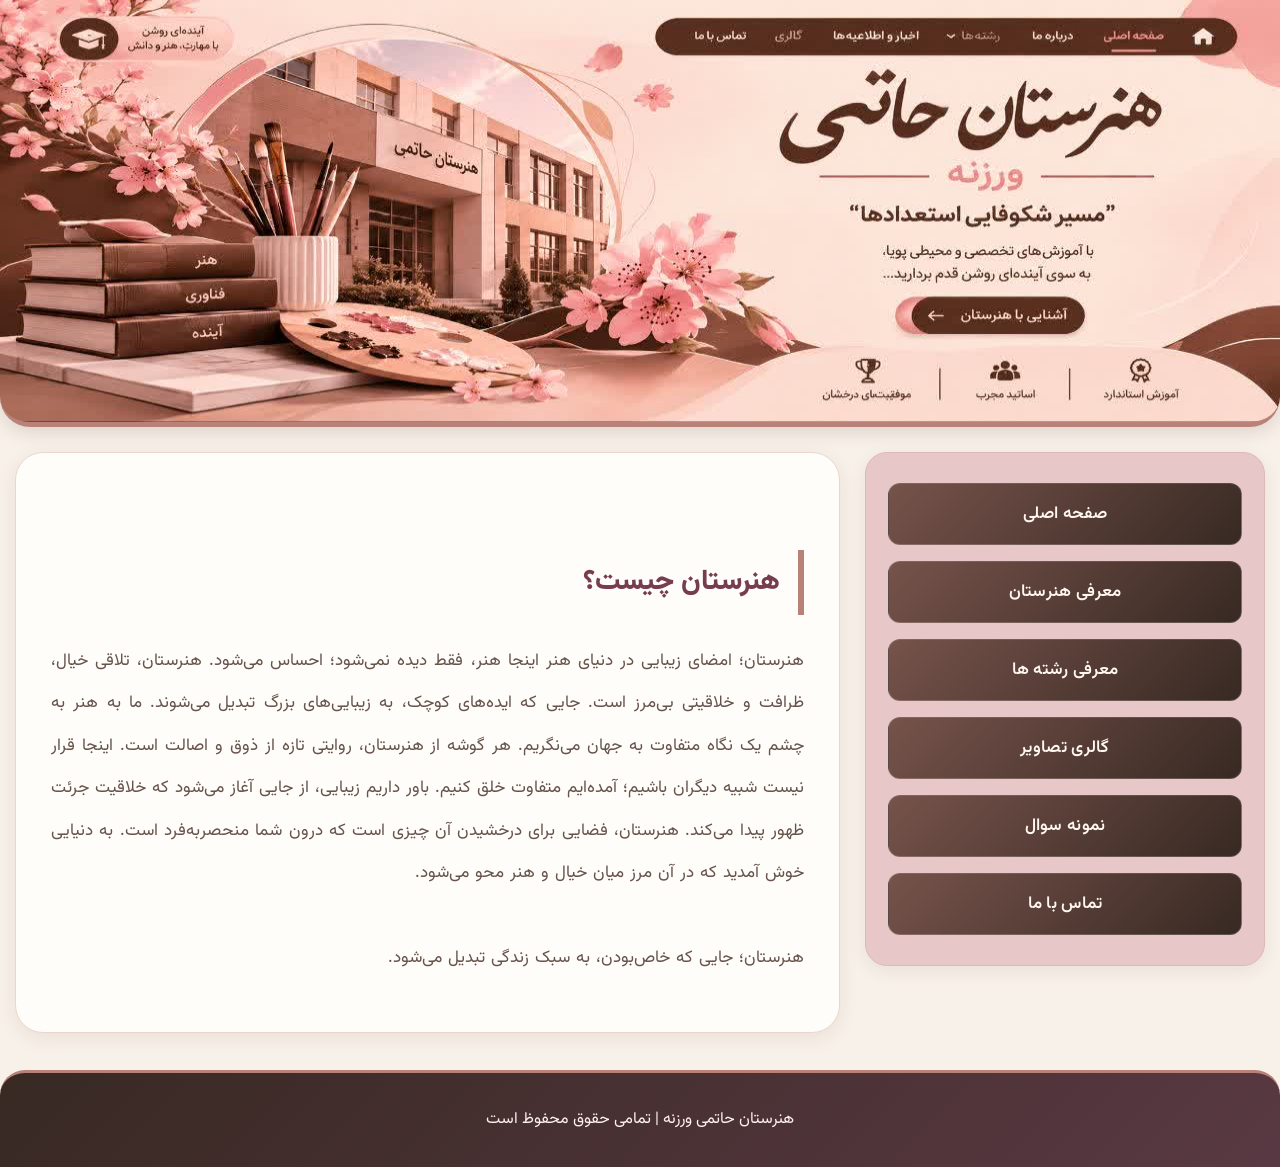
<file: index.html>
<!doctype html>
<html>
<head>
	<link rel="preconnect" href="https://fonts.googleapis.com">
<link rel="preconnect" href="https://fonts.gstatic.com" crossorigin>
<link href="https://fonts.googleapis.com/css2?family=Vazirmatn:wght@400;500;600;700;800&display=swap" rel="stylesheet">
<meta charset="utf-8">
	    <meta name="viewport" content="width=device-width, initial-scale=1.0">

<title>صفحه اصلی</title>
	<link rel="stylesheet" href="style8.css">
<style>

/* اصلاح نهایی چیدمان: منو راست، محتوا چپ، حتی در موبایل */
html, body {
    width: 100% !important;
    max-width: 100% !important;
    margin: 0 !important;
    overflow-x: hidden !important;
}
body {
    min-height: 100vh !important;
    display: flex !important;
    flex-direction: column !important;
}
.main {
    direction: rtl !important;
    display: flex !important;
    flex-direction: row !important;
    flex-wrap: nowrap !important;
    align-items: flex-start !important;
    justify-content: space-between !important;
    gap: 2% !important;
    width: 100% !important;
    max-width: 100% !important;
    min-width: 0 !important;
    height: auto !important;
    flex: 0 0 auto !important;
    padding: 15px !important;
}
.main > .menu {
    order: 0 !important;
    float: none !important;
    position: static !important;
    flex: 0 0 32% !important;
    width: 32% !important;
    min-width: 0 !important;
    max-width: 32% !important;
    height: auto !important;
    margin: 10px 0 !important;
}
.main > .content {
    order: 1 !important;
    float: none !important;
    position: static !important;
    flex: 1 1 66% !important;
    width: 66% !important;
    min-width: 0 !important;
    max-width: 66% !important;
    height: auto !important;
    margin: 10px 0 !important;
    overflow-wrap: anywhere !important;
}
.main > .menu ul {
    display: flex !important;
    flex-direction: column !important;
    flex-wrap: nowrap !important;
    width: 100% !important;
    padding: 0 !important;
    margin: 0 !important;
}
.main > .menu li {
    display: block !important;
    width: 100% !important;
    margin: 8px 0 !important;
}
.main > .menu a,
.main > .menu a:link,
.main > .menu a:visited {
    display: block !important;
    width: 100% !important;
    max-width: 100% !important;
    box-sizing: border-box !important;
    white-space: normal !important;
    overflow-wrap: anywhere !important;
    text-align: center !important;
}
.footer {
    position: static !important;
    inset: auto !important;
    float: none !important;
    width: 100% !important;
    flex: 0 0 auto !important;
    margin-top: 12px !important;
    clear: both !important;
}
@media screen and (max-width: 768px) {
    .main {
        flex-direction: row !important;
        flex-wrap: nowrap !important;
        align-items: flex-start !important;
        gap: 2% !important;
        padding: 8px !important;
    }
    .main > .menu {
        order: 0 !important;
        flex: 0 0 35% !important;
        width: 35% !important;
        max-width: 35% !important;
        padding: 9px 6px !important;
        margin: 5px 0 !important;
        min-height: 0 !important;
    }
    .main > .content {
        order: 1 !important;
        flex: 1 1 63% !important;
        width: 63% !important;
        max-width: 63% !important;
        padding: 12px 10px !important;
        margin: 5px 0 !important;
        min-height: 0 !important;
        font-size: 13px !important;
        line-height: 2 !important;
    }
    .main > .menu li { margin: 6px 0 !important; }
    .main > .menu a,
    .main > .menu a:link,
    .main > .menu a:visited {
        padding: 9px 4px !important;
        font-size: clamp(10px, 2.8vw, 13px) !important;
        line-height: 1.7 !important;
        border-radius: 9px !important;
    }
    .main > .content h1 { font-size: clamp(17px, 4.8vw, 22px) !important; }
    .main > .content h2 { font-size: clamp(17px, 4.6vw, 22px) !important; }
    .main > .content h3 { font-size: clamp(15px, 4vw, 19px) !important; }
    .main > .content p { font-size: clamp(11px, 3vw, 14px) !important; line-height: 2.1 !important; }
    .footer { font-size: 12px !important; padding: 14px 8px !important; min-height: 0 !important; }
}
@media screen and (max-width: 360px) {
    .main { padding: 6px !important; gap: 1.5% !important; }
    .main > .menu { flex-basis: 36% !important; width: 36% !important; max-width: 36% !important; padding: 7px 4px !important; }
    .main > .content { flex-basis: 62.5% !important; width: 62.5% !important; max-width: 62.5% !important; padding: 9px 7px !important; }
    .main > .menu a, .main > .menu a:link, .main > .menu a:visited { font-size: 10px !important; padding: 8px 3px !important; }
}
</style>
</head>

<body>
	<div class="header"></div>
	
	<div class="main">
		<div class="content">
			<br>
			<h2>هنرستان چیست؟</h2>
			<p>
				هنرستان؛ امضای زیبایی در دنیای هنر

اینجا هنر، فقط دیده نمی‌شود؛ احساس می‌شود.
هنرستان، تلاقی خیال، ظرافت و خلاقیتی بی‌مرز است.
جایی که ایده‌های کوچک، به زیبایی‌های بزرگ تبدیل می‌شوند.
ما به هنر به چشم یک نگاه متفاوت به جهان می‌نگریم.
هر گوشه از هنرستان، روایتی تازه از ذوق و اصالت است.
اینجا قرار نیست شبیه دیگران باشیم؛ آمده‌ایم متفاوت خلق کنیم.
باور داریم زیبایی، از جایی آغاز می‌شود که خلاقیت جرئت ظهور پیدا می‌کند.
هنرستان، فضایی برای درخشیدن آن چیزی است که درون شما منحصربه‌فرد است.
به دنیایی خوش آمدید که در آن مرز میان خیال و هنر محو می‌شود.<br><br>

هنرستان؛ جایی که خاص‌بودن، به سبک زندگی تبدیل می‌شود.

		

	</p>
		</div>
		<div class="menu">
			<ul>
				<li> <a href="index.html">صفحه اصلی</a></li>
				<li> <a href="moarefi.html">معرفی هنرستان</a></li>
				<li> <a href="reshteh.html">معرفی رشته ها</a></li>
				<li><a href="galeri.html">گالری تصاویر</a></li>
				<li><a href="Sample Questions.html">نمونه سوال</a></li>
				<li><a href="about.html">تماس با ما</a></li>
			</ul>
		</div>
	</div>
	<div class="footer">
		<p> هنرستان حاتمی ورزنه | تمامی حقوق محفوظ است</p>
		


	</div>
	 
</body>
</html>
</file>
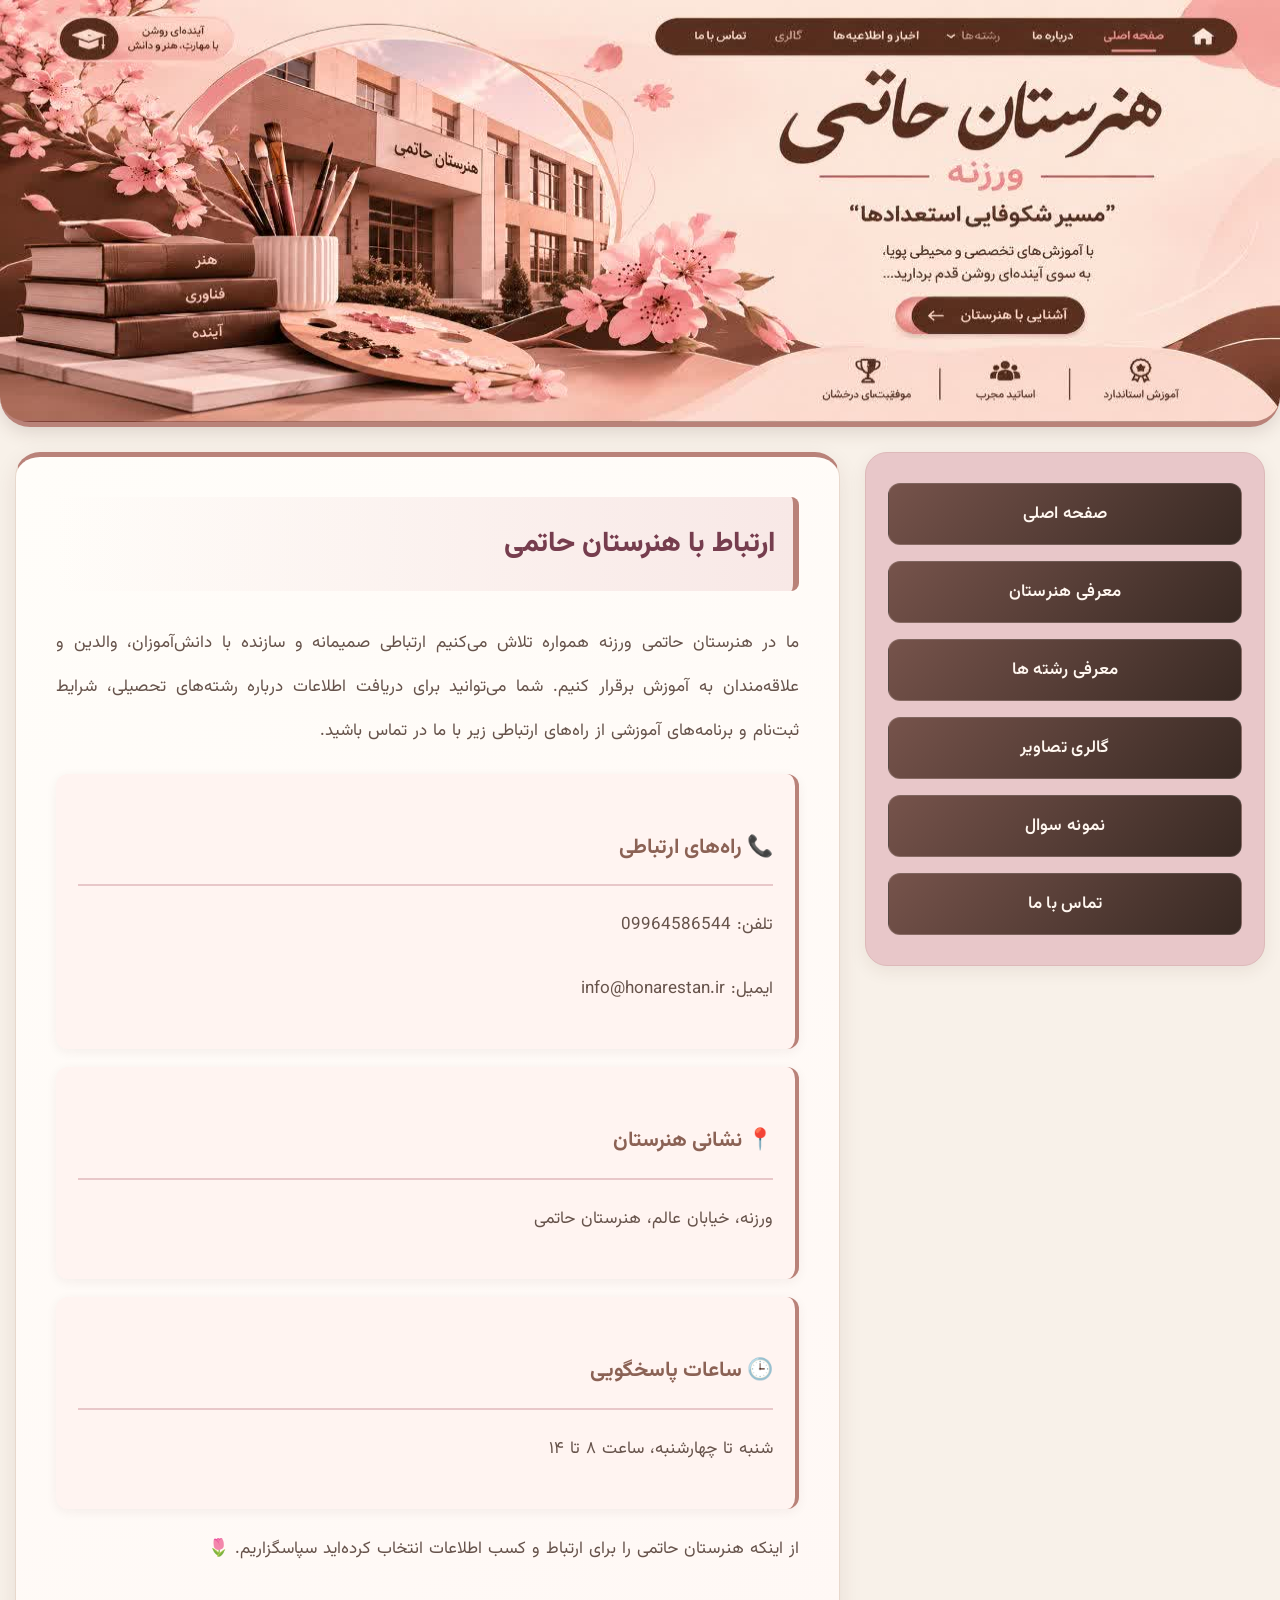
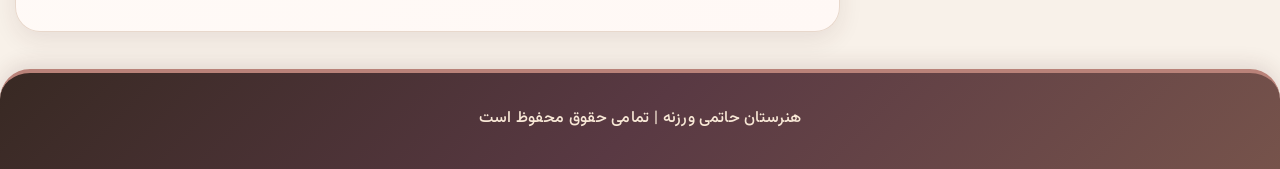
<file: about.html>
<!doctype html>
<html>
<head>
	<link rel="preconnect" href="https://fonts.googleapis.com">	
	<link rel="preconnect" href="https://fonts.gstatic.com" crossorigin>
	<link href="https://fonts.googleapis.com/css2?family=Vazirmatn:wght@400;500;600;700;800&display=swap" rel="stylesheet">


<meta charset="utf-8">
	    <meta name="viewport" content="width=device-width, initial-scale=1.0">

<title>تماس با ما</title>
	<style>
		
@charset "utf-8";
* {
    box-sizing: border-box;
}

body {
    font-family: 'Vazirmatn', Tahoma, sans-serif;
    direction: rtl;
    min-height: 100vh;
    display: flex;
    flex-direction: column;
    margin: 0;
    padding: 0;
    width: 100%;
    background-color: #F8F1E9;
    color: #382923;
}

.header {
    width: 100%;
    height: clamp(250px, 35vw, 550px);
    background-image: url("banner.jfif");
    background-size: cover;
    background-repeat: no-repeat;
    background-position: center;
    border-radius: 0 0 30px 30px;
    border-bottom: 5px solid #B98279;
    box-shadow: 0 5px 18px rgba(64, 37, 31, 0.15);
}
.main {
    direction: rtl;
    width: 100%;
    display: flex;
    align-items: flex-start;
    gap: 1%;
    padding: 20px;
    flex: 1;
    flex-direction: row-reverse;
    max-width: 1600px;
    margin: 0 auto;
}
.content {
    background: linear-gradient(145deg, #fffdf9, #fff8f5);
    width: 70%;
    min-height: 450px;
    padding: 40px;
    margin: 15px 0;
    text-align: justify;
    font-size: 17px;
    color: #66534b;
    border-radius: 25px;
    border: 1px solid #E8D8CC;
    border-top: 5px solid #B98279;
    box-shadow: 0 8px 25px rgba(64, 37, 31, 0.09);
    line-height: 2.5;
    transition: all 0.35s ease;
    position: relative;
    overflow: hidden;
}

/* افکت حرکت محتوا */

.content:hover {
    transform: translateY(-4px);
    box-shadow: 0 13px 30px rgba(64, 37, 31, 0.14);
}

/* عنوان اصلی محتوا */

.content h2 {
    color: #763D4E;
    font-size: 28px;
    font-weight: 800;
    margin-top: 0;
    margin-bottom: 30px;
    padding: 12px 18px;
    border-right: 6px solid #B98279;
    background: linear-gradient(to left, #F8E8E6, transparent);
    border-radius: 8px;
}

/* عنوان های فرعی */

.content h3 {
    color: #8B6255;
    font-size: 21px;
    font-weight: 700;
    border-bottom: 2px solid #E8C7C9;
    padding-bottom: 10px;
    margin-top: 30px;
    margin-bottom: 15px;
}

/* متن های داخل محتوا */

.content p {
    font-size: 17px;
    color: #66534b;
    line-height: 2.6;
    text-align: justify;
    word-spacing: 1px;
    margin-bottom: 20px;
}

/* تصاویر داخل محتوا */

.content img {
    display: block;
    max-width: 100%;
    height: auto;
    margin: 25px auto;
    border-radius: 18px;
    box-shadow: 0 5px 18px rgba(64, 37, 31, 0.13);
    transition: 0.3s ease;
}

.content img:hover {
    transform: scale(1.02);
}

/* فهرست داخل محتوا */

.content ul {
    padding-right: 25px;
}

.content li {
    margin: 10px 0;
    line-height: 2.2;
}

/* لینک های داخل محتوا */

.content a {
    color: #8B6255;
    text-decoration: none;
    transition: 0.3s;
}

.content a:hover {
    color: #B98279;
}

/* کارت های اطلاعاتی داخل محتوا */

.content .info-card {
    background: #FFF4F1;
    border-right: 4px solid #B98279;
    padding: 18px 22px;
    margin: 18px 0;
    border-radius: 12px;
    box-shadow: 0 3px 12px rgba(64, 37, 31, 0.06);
    transition: 0.3s ease;
}

.content .info-card:hover {
    transform: translateX(-5px);
    background: #FBE8E6;
}



.menu {
    width: 29%;
    background-color: #E8C7C9;
    min-height: 430px;
    padding: 22px;
    margin-top: 15px;
    font-size: 17px;
    border-radius: 22px;
    box-shadow: 0 5px 18px rgba(64, 37, 31, 0.08);
    border: 1px solid #DDB9B9;
    transition: 0.3s ease;
}

/* عنوان منو */

.menu h2,
.menu h3 {
    color: #763D4E;
    text-align: center;
    margin-top: 5px;
    margin-bottom: 25px;
}

/* لیست منو */

.menu ul {
    list-style: none;
    padding: 0;
    margin: 0;
}

.menu li {
    margin: 12px 0;
}

/* دکمه های منو */

.menu a:link,
.menu a:visited {
    background: linear-gradient(135deg, #76534B, #382923);
    color: #fff7f0;
    padding: 17px;
    display: block;
    text-decoration: none;
    border-radius: 12px;
    text-align: center;
    font-weight: 600;
    transition: all 0.3s ease;
    border: 1px solid rgba(255,255,255,0.15);
    letter-spacing: 0.3px;
}

/* افکت دکمه های منو */

.menu a:hover {
    background: linear-gradient(135deg, #B98279, #E8C7C9);
    color: #382923;
    transform: translateX(-5px);
    box-shadow: 0 6px 15px rgba(64, 37, 31, 0.2);
}

/* دسترسی با صفحه کلید */

.menu a:focus-visible {
    outline: 3px solid #763D4E;
    outline-offset: 3px;
}


img {
    max-width: 100%;
    height: auto;
    border-radius: 12px;
}


.footer {
    width: 100%;
    min-height: 100px;
    margin-top: auto;
    padding: 25px 15px;
    line-height: 2;
    text-align: center;
    background: linear-gradient(135deg, #382923, #593943, #76534B);
    font-size: 16px;
    color: #F8E8D6;
    border-top: 4px solid #B98279;
    border-radius: 30px 30px 0 0;
    box-shadow: 0 -5px 20px rgba(64, 37, 31, 0.12);
    transition: 0.3s ease;
}

.footer p {
    margin: 5px 0;
    font-weight: 500;
    letter-spacing: 0.3px;
}

.footer:hover {
    box-shadow: 0 -8px 25px rgba(64, 37, 31, 0.18);
}


@media screen and (max-width: 768px) {

    .main {
        flex-direction: column;
        padding: 10px;
        gap: 10px;
    }

    .content,
    .menu {
        width: 100%;
        padding: 20px;
        margin: 5px 0;
    }

    .header {
        height: 220px;
        border-radius: 0 0 20px 20px;
    }

    .content h2 {
        font-size: 22px;
    }

    .content h3 {
        font-size: 18px;
    }

    .content p {
        font-size: 15px;
    }

    .menu {
        min-height: auto;
    }

    .menu a:link,
    .menu a:visited {
        padding: 14px;
        font-size: 15px;
    }

    .footer {
        font-size: 14px;
        padding: 20px 10px;
        min-height: 85px;
    }
}


@media screen and (max-width: 400px) {

    .content {
        padding: 15px;
    }

    .content h2 {
        font-size: 19px;
    }

    .content h3 {
        font-size: 17px;
    }

    .content p {
        font-size: 14px;
    }

    .menu {
        padding: 15px;
    }

    .footer {
        font-size: 13px;
    }
}

		
	

/* اصلاحات یکپارچه برای نمایشگرهای کوچک و هدر کامل */
html { width: 100%; overflow-x: hidden; }
body { width: 100%; max-width: 100%; overflow-x: hidden; }
.header {
    width: 100%;
    height: auto !important;
    min-height: 0 !important;
    aspect-ratio: 1280 / 427;
    background-size: 100% 100% !important;
    background-position: center center !important;
    background-repeat: no-repeat;
}
.main { width: 100%; max-width: 100%; min-width: 0; }
.content, .menu { min-width: 0; max-width: 100%; overflow-wrap: anywhere; }
img, video, iframe { max-width: 100%; }
@media (max-width: 768px) {
    .main { flex-direction: column !important; align-items: stretch; gap: 12px; padding: 10px; }
    .content, .menu { width: 100% !important; max-width: 100%; margin: 5px 0; padding: 18px; }
    .header { border-radius: 0 0 18px 18px; }
    .content { font-size: 15px; line-height: 2; }
    .content p { font-size: 15px; line-height: 2.1; }
    .content h1 { font-size: clamp(21px, 6vw, 28px); }
    .content h2 { font-size: clamp(19px, 5.2vw, 24px); }
    .menu a { display: block; max-width: 100%; overflow-wrap: anywhere; }
}
@media (max-width: 400px) {
    .main { padding: 7px; }
    .content, .menu { padding: 14px; }
}
		@media screen and (max-width: 768px) {
    .main {
        display: flex;
        flex-direction: column;
        align-items: stretch;
    }

    .menu {
        order: -1;
        width: 100%;
    }

    .content {
        order: 1;
        width: 100%;
    }
}



/* اصلاح نهایی چیدمان: منو راست، محتوا چپ، حتی در موبایل */
html, body {
    width: 100% !important;
    max-width: 100% !important;
    margin: 0 !important;
    overflow-x: hidden !important;
}
body {
    min-height: 100vh !important;
    display: flex !important;
    flex-direction: column !important;
}
.main {
    direction: rtl !important;
    display: flex !important;
    flex-direction: row !important;
    flex-wrap: nowrap !important;
    align-items: flex-start !important;
    justify-content: space-between !important;
    gap: 2% !important;
    width: 100% !important;
    max-width: 100% !important;
    min-width: 0 !important;
    height: auto !important;
    flex: 0 0 auto !important;
    padding: 15px !important;
}
.main > .menu {
    order: 0 !important;
    float: none !important;
    position: static !important;
    flex: 0 0 32% !important;
    width: 32% !important;
    min-width: 0 !important;
    max-width: 32% !important;
    height: auto !important;
    margin: 10px 0 !important;
}
.main > .content {
    order: 1 !important;
    float: none !important;
    position: static !important;
    flex: 1 1 66% !important;
    width: 66% !important;
    min-width: 0 !important;
    max-width: 66% !important;
    height: auto !important;
    margin: 10px 0 !important;
    overflow-wrap: anywhere !important;
}
.main > .menu ul {
    display: flex !important;
    flex-direction: column !important;
    flex-wrap: nowrap !important;
    width: 100% !important;
    padding: 0 !important;
    margin: 0 !important;
}
.main > .menu li {
    display: block !important;
    width: 100% !important;
    margin: 8px 0 !important;
}
.main > .menu a,
.main > .menu a:link,
.main > .menu a:visited {
    display: block !important;
    width: 100% !important;
    max-width: 100% !important;
    box-sizing: border-box !important;
    white-space: normal !important;
    overflow-wrap: anywhere !important;
    text-align: center !important;
}
.footer {
    position: static !important;
    inset: auto !important;
    float: none !important;
    width: 100% !important;
    flex: 0 0 auto !important;
    margin-top: 12px !important;
    clear: both !important;
}
@media screen and (max-width: 768px) {
    .main {
        flex-direction: row !important;
        flex-wrap: nowrap !important;
        align-items: flex-start !important;
        gap: 2% !important;
        padding: 8px !important;
    }
    .main > .menu {
        order: 0 !important;
        flex: 0 0 35% !important;
        width: 35% !important;
        max-width: 35% !important;
        padding: 9px 6px !important;
        margin: 5px 0 !important;
        min-height: 0 !important;
    }
    .main > .content {
        order: 1 !important;
        flex: 1 1 63% !important;
        width: 63% !important;
        max-width: 63% !important;
        padding: 12px 10px !important;
        margin: 5px 0 !important;
        min-height: 0 !important;
        font-size: 13px !important;
        line-height: 2 !important;
    }
    .main > .menu li { margin: 6px 0 !important; }
    .main > .menu a,
    .main > .menu a:link,
    .main > .menu a:visited {
        padding: 9px 4px !important;
        font-size: clamp(10px, 2.8vw, 13px) !important;
        line-height: 1.7 !important;
        border-radius: 9px !important;
    }
    .main > .content h1 { font-size: clamp(17px, 4.8vw, 22px) !important; }
    .main > .content h2 { font-size: clamp(17px, 4.6vw, 22px) !important; }
    .main > .content h3 { font-size: clamp(15px, 4vw, 19px) !important; }
    .main > .content p { font-size: clamp(11px, 3vw, 14px) !important; line-height: 2.1 !important; }
    .footer { font-size: 12px !important; padding: 14px 8px !important; min-height: 0 !important; }
}
@media screen and (max-width: 360px) {
    .main { padding: 6px !important; gap: 1.5% !important; }
    .main > .menu { flex-basis: 36% !important; width: 36% !important; max-width: 36% !important; padding: 7px 4px !important; }
    .main > .content { flex-basis: 62.5% !important; width: 62.5% !important; max-width: 62.5% !important; padding: 9px 7px !important; }
    .main > .menu a, .main > .menu a:link, .main > .menu a:visited { font-size: 10px !important; padding: 8px 3px !important; }
}

</style>
</head>

<body>
	<div class="header"></div>
	<div class="main">
		<div class="content">
			
<h2>ارتباط با هنرستان حاتمی</h2>

<p>
ما در هنرستان حاتمی ورزنه همواره تلاش می‌کنیم
ارتباطی صمیمانه و سازنده با دانش‌آموزان،
والدین و علاقه‌مندان به آموزش برقرار کنیم.
شما می‌توانید برای دریافت اطلاعات درباره رشته‌های
تحصیلی، شرایط ثبت‌نام و برنامه‌های آموزشی
از راه‌های ارتباطی زیر با ما در تماس باشید.
</p>

<div class="info-card">
    <h3>📞 راه‌های ارتباطی</h3>
    <p>
    تلفن: 09964586544
    </p>
    <p>
    ایمیل: info@honarestan.ir
    </p>
</div>

<div class="info-card">
    <h3>📍 نشانی هنرستان</h3>
    <p>
    ورزنه، خیابان عالم، هنرستان حاتمی
    </p>
</div>

<div class="info-card">
    <h3>🕒 ساعات پاسخگویی</h3>
    <p>
    شنبه تا چهارشنبه، ساعت ۸ تا ۱۴
    </p>
</div>

<p>
از اینکه هنرستان حاتمی را برای ارتباط و کسب اطلاعات
انتخاب کرده‌اید سپاسگزاریم. 🌷
</p>






				

				
		</div>
		<div class="menu">
			<ul>
		<li> <a href="index.html">صفحه اصلی</a></li>
		<li> <a href="moarefi.html">معرفی هنرستان</a></li>
		<li> <a href="reshteh.html">معرفی رشته ها</a></li>
		<li><a href="galeri.html">گالری تصاویر</a></li>
		<li><a href="Sample Questions.html">نمونه سوال</a></li>
		<li><a href="about.html">تماس با ما</a></li>
			</ul>
		</div>
	</div>
	<div class="footer">
			<p>هنرستان حاتمی ورزنه | تمامی حقوق محفوظ است</p>

	</div>
</body>
</html>
</file>
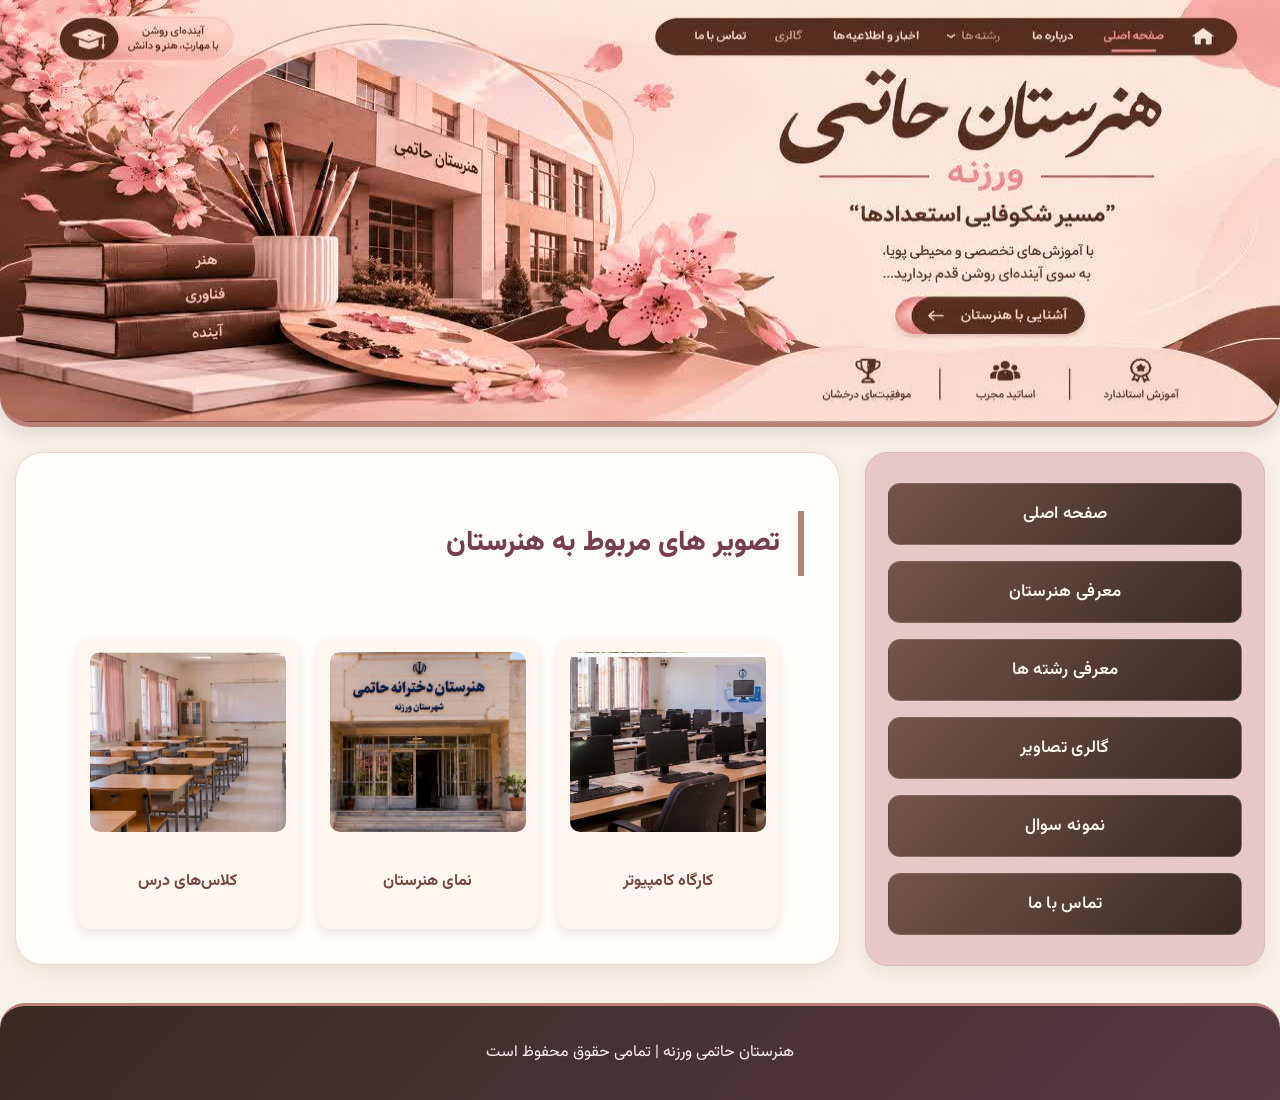
<file: galeri.html>
<!doctype html>
<html>
<head>
		<link rel="preconnect" href="https://fonts.googleapis.com">
<link rel="preconnect" href="https://fonts.gstatic.com" crossorigin>
<link href="https://fonts.googleapis.com/css2?family=Vazirmatn:wght@400;500;600;700;800&display=swap" rel="stylesheet">
<meta charset="utf-8">

<meta charset="utf-8">
	    <meta name="viewport" content="width=device-width, initial-scale=1.0">

<title>گالری تصاویر</title>
	<style>
		@charset "utf-8";

/* تنظیمات کلی سایت */
* {
    box-sizing: border-box;
}

body {
    font-family: 'Vazirmatn', Tahoma, sans-serif;
    font-style: normal;
    direction: rtl;
    min-height: 100vh;
    display: flex;
    flex-direction: column;
    margin: 0;
    padding: 0;
    width: 100%;
    background-color: #F8F1E9;
    color: #382923;
}

/* هدر سایت */
.header {
    width: 100%;
    height: clamp(250px, 35vw, 550px);
    background-image: url("banner.jfif");
    background-size: cover;
    background-repeat: no-repeat;
    background-position: center center;
    margin: 0;
    padding: 0;
    overflow: hidden;
    border-radius: 0 0 30px 30px;
    border-bottom: 5px solid #B98279;
    box-shadow: 0 5px 18px rgba(64, 37, 31, 0.15);
}

/* بخش اصلی */
.main {
    direction: rtl;
    width: 100%;
    display: flex;
    align-items: flex-start;
    gap: 1%;
    padding: 15px;
    flex: 1;
    flex-direction: row-reverse;
}

/* کادر محتوا */
.content {
    background-color: #fffdf9;
    width: 70%;
    min-height: 450px;
    padding: 35px;
    margin: 15px 0;
    text-align: justify;
    font-size: 17px;
    color: #66534b;
    border-radius: 28px;
    box-shadow: 0 5px 20px rgba(64, 37, 31, 0.08);
    line-height: 2.3;
    border: 1px solid #E8D8CC;
    transition: 0.3s ease;
}

/* عنوان های محتوا */
.content h2 {
    color: #763D4E;
    border-right: 6px solid #B98279;
    padding-right: 18px;
    font-size: 28px;
    font-weight: 800;
    margin-bottom: 25px;
}

/* متن ها */
.content p {
    font-size: 17px;
    font-weight: 400;
    line-height: 2.5;
    text-align: justify;
    word-spacing: 1px;
}

/* منوی کناری */
.menu {
    width: 29%;
    background-color: #E8C7C9;
    min-height: 430px;
    padding: 22px;
    margin-top: 15px;
    font-size: 17px;
    border-radius: 22px;
    box-shadow: 0 5px 18px rgba(64, 37, 31, 0.08);
    border: 1px solid #DDB9B9;
    transition: 0.3s ease;
}

/* لیست منو */
ul {
    list-style: none;
    padding: 0;
    margin: 0;
}

li {
    margin: 12px 0;
}

/* دکمه های منو */
a:link,
a:visited {
    background: linear-gradient(135deg, #76534B, #382923);
    color: #fff7f0;
    padding: 17px;
    display: block;
    text-decoration: none;
    border-radius: 12px;
    text-align: center;
    font-weight: 600;
    transition: all 0.3s ease;
    border: 1px solid rgba(255,255,255,0.15);
    letter-spacing: 0.3px;
}

/* افکت حرکت دکمه ها */
a:hover {
    background: linear-gradient(135deg, #B98279, #E8C7C9);
    color: #382923;
    transform: translateX(-5px);
    box-shadow: 0 6px 15px rgba(64, 37, 31, 0.2);
}

/* تصاویر */
img {
    max-width: 100%;
    height: auto;
    border-radius: 12px;
}

/* فوتر */
.footer {
    width: 100%;
    min-height: 80px;
    margin-top: auto;
    padding: 15px;
    line-height: 2;
    text-align: center;
    background: linear-gradient(135deg, #382923, #593943);
    font-size: 16px;
    color: #fff1f0;
    border-radius: 25px 25px 0 0;
    border-top: 3px solid #B98279;
}

/* نمایش در موبایل و تبلت */
@media screen and (max-width: 768px) {

    .main {
        flex-direction: column;
        padding: 10px;
        gap: 10px;
    }

    .content,
    .menu {
        width: 100%;
        padding: 18px;
        margin: 5px 0;
    }

    .header {
        height: 220px;
    }

    .content h2 {
        font-size: 21px;
    }

    .content p {
        font-size: 15px;
    }
	.footer {
    font-size: 14px;
    padding: 20px 10px;
    min-height: 85px;
}

    /* فوتر سایت */
.footer {
    width: 100%;
    min-height: 100px;
    margin-top: auto;
    padding: 25px 15px;
    line-height: 2;
    text-align: center;
    background: linear-gradient(135deg, #382923, #593943, #76534B);
    font-size: 16px;
    color: #F8E8D6;
    border-top: 4px solid #B98279;
    border-radius: 30px 30px 0 0;
    box-shadow: 0 -5px 20px rgba(64, 37, 31, 0.12);
}

/* متن داخل فوتر */
.footer p {
    margin: 5px 0;
    font-weight: 500;
    letter-spacing: 0.3px;
}

/* افکت فوتر */
.footer:hover {
    box-shadow: 0 -8px 25px rgba(64, 37, 31, 0.18);
}
}
		/* بخش گالری تصاویر */

.gallery {
    display: flex;
    justify-content: center;
    flex-wrap: wrap;
    gap: 20px;
}

.gallery-item {
    background-color: #fff7f0;
    padding: 12px;
    border-radius: 14px;
    width: 220px;
    box-shadow: 0 4px 12px rgba(64, 37, 31, 0.1);
    transition: 0.3s;
}

.gallery-item img {
    width: 100%;
    height: 180px;
    object-fit: cover;
    border-radius: 10px;
    margin: 0;
}

.gallery-item h3 {
    font-size: 16px;
    color: #75483f;
    text-align: center;
}

.gallery-item:hover {
    transform: translateY(-5px);
    box-shadow: 0 8px 18px rgba(64, 37, 31, 0.2);
}

	

/* اصلاحات یکپارچه برای نمایشگرهای کوچک و هدر کامل */
html { width: 100%; overflow-x: hidden; }
body { width: 100%; max-width: 100%; overflow-x: hidden; }
.header {
    width: 100%;
    height: auto !important;
    min-height: 0 !important;
    aspect-ratio: 1280 / 427;
    background-size: 100% 100% !important;
    background-position: center center !important;
    background-repeat: no-repeat;
}
.main { width: 100%; max-width: 100%; min-width: 0; }
.content, .menu { min-width: 0; max-width: 100%; overflow-wrap: anywhere; }
img, video, iframe { max-width: 100%; }
@media (max-width: 768px) {
    .main { flex-direction: column !important; align-items: stretch; gap: 12px; padding: 10px; }
    .content, .menu { width: 100% !important; max-width: 100%; margin: 5px 0; padding: 18px; }
    .header { border-radius: 0 0 18px 18px; }
    .content { font-size: 15px; line-height: 2; }
    .content p { font-size: 15px; line-height: 2.1; }
    .content h1 { font-size: clamp(21px, 6vw, 28px); }
    .content h2 { font-size: clamp(19px, 5.2vw, 24px); }
    .menu a { display: block; max-width: 100%; overflow-wrap: anywhere; }
}
@media (max-width: 400px) {
    .main { padding: 7px; }
    .content, .menu { padding: 14px; }
}
		@media screen and (max-width: 768px) {
    .main {
        display: flex;
        flex-direction: column;
        align-items: stretch;
    }

    .menu {
        order: -1;
        width: 100%;
    }

    .content {
        order: 1;
        width: 100%;
    }
}



/* اصلاح نهایی چیدمان: منو راست، محتوا چپ، حتی در موبایل */
html, body {
    width: 100% !important;
    max-width: 100% !important;
    margin: 0 !important;
    overflow-x: hidden !important;
}
body {
    min-height: 100vh !important;
    display: flex !important;
    flex-direction: column !important;
}
.main {
    direction: rtl !important;
    display: flex !important;
    flex-direction: row !important;
    flex-wrap: nowrap !important;
    align-items: flex-start !important;
    justify-content: space-between !important;
    gap: 2% !important;
    width: 100% !important;
    max-width: 100% !important;
    min-width: 0 !important;
    height: auto !important;
    flex: 0 0 auto !important;
    padding: 15px !important;
}
.main > .menu {
    order: 0 !important;
    float: none !important;
    position: static !important;
    flex: 0 0 32% !important;
    width: 32% !important;
    min-width: 0 !important;
    max-width: 32% !important;
    height: auto !important;
    margin: 10px 0 !important;
}
.main > .content {
    order: 1 !important;
    float: none !important;
    position: static !important;
    flex: 1 1 66% !important;
    width: 66% !important;
    min-width: 0 !important;
    max-width: 66% !important;
    height: auto !important;
    margin: 10px 0 !important;
    overflow-wrap: anywhere !important;
}
.main > .menu ul {
    display: flex !important;
    flex-direction: column !important;
    flex-wrap: nowrap !important;
    width: 100% !important;
    padding: 0 !important;
    margin: 0 !important;
}
.main > .menu li {
    display: block !important;
    width: 100% !important;
    margin: 8px 0 !important;
}
.main > .menu a,
.main > .menu a:link,
.main > .menu a:visited {
    display: block !important;
    width: 100% !important;
    max-width: 100% !important;
    box-sizing: border-box !important;
    white-space: normal !important;
    overflow-wrap: anywhere !important;
    text-align: center !important;
}
.footer {
    position: static !important;
    inset: auto !important;
    float: none !important;
    width: 100% !important;
    flex: 0 0 auto !important;
    margin-top: 12px !important;
    clear: both !important;
}
@media screen and (max-width: 768px) {
    .main {
        flex-direction: row !important;
        flex-wrap: nowrap !important;
        align-items: flex-start !important;
        gap: 2% !important;
        padding: 8px !important;
    }
    .main > .menu {
        order: 0 !important;
        flex: 0 0 35% !important;
        width: 35% !important;
        max-width: 35% !important;
        padding: 9px 6px !important;
        margin: 5px 0 !important;
        min-height: 0 !important;
    }
    .main > .content {
        order: 1 !important;
        flex: 1 1 63% !important;
        width: 63% !important;
        max-width: 63% !important;
        padding: 12px 10px !important;
        margin: 5px 0 !important;
        min-height: 0 !important;
        font-size: 13px !important;
        line-height: 2 !important;
    }
    .main > .menu li { margin: 6px 0 !important; }
    .main > .menu a,
    .main > .menu a:link,
    .main > .menu a:visited {
        padding: 9px 4px !important;
        font-size: clamp(10px, 2.8vw, 13px) !important;
        line-height: 1.7 !important;
        border-radius: 9px !important;
    }
    .main > .content h1 { font-size: clamp(17px, 4.8vw, 22px) !important; }
    .main > .content h2 { font-size: clamp(17px, 4.6vw, 22px) !important; }
    .main > .content h3 { font-size: clamp(15px, 4vw, 19px) !important; }
    .main > .content p { font-size: clamp(11px, 3vw, 14px) !important; line-height: 2.1 !important; }
    .footer { font-size: 12px !important; padding: 14px 8px !important; min-height: 0 !important; }
}
@media screen and (max-width: 360px) {
    .main { padding: 6px !important; gap: 1.5% !important; }
    .main > .menu { flex-basis: 36% !important; width: 36% !important; max-width: 36% !important; padding: 7px 4px !important; }
    .main > .content { flex-basis: 62.5% !important; width: 62.5% !important; max-width: 62.5% !important; padding: 9px 7px !important; }
    .main > .menu a, .main > .menu a:link, .main > .menu a:visited { font-size: 10px !important; padding: 8px 3px !important; }
}

</style>
</head>

<body>
	<div class="header"></div>
	<div class="main">
		<div class="content">
			<h2>تصویر های مربوط به هنرستان</h2><br>

    <div class="gallery">

        <div class="gallery-item">
            <img src="photo_31062214530_x.jfif" alt="کارگاه کامپیوتر">
            <h3>کارگاه کامپیوتر</h3>
        </div>

        <div class="gallery-item">
            <img src="photo_31062215592_x.jfif" alt="نمای هنرستان">
            <h3>نمای هنرستان</h3>
        </div>

        <div class="gallery-item">
            <img src="photo_31062214504_x.jfif" alt="کلاس های درس">
            <h3>کلاس‌های درس</h3>
        </div>

    </div>

</div>
			
		<div class="menu">
			<ul>
			<li> <a href="index.html">صفحه اصلی</a></li>
			<li> <a href="moarefi.html">معرفی هنرستان</a></li>
			<li> <a href="reshteh.html">معرفی رشته ها</a></li>
			<li><a href="galeri.html">گالری تصاویر</a></li>
			<li><a href="Sample Questions.html">نمونه سوال</a></li>
			<li><a href="about.html">تماس با ما</a></li>
			</ul>
		</div>
	</div>
	<div class="footer">
		<p>هنرستان حاتمی ورزنه | تمامی حقوق محفوظ است</p>
	</div>
</body>
</html>
</file>
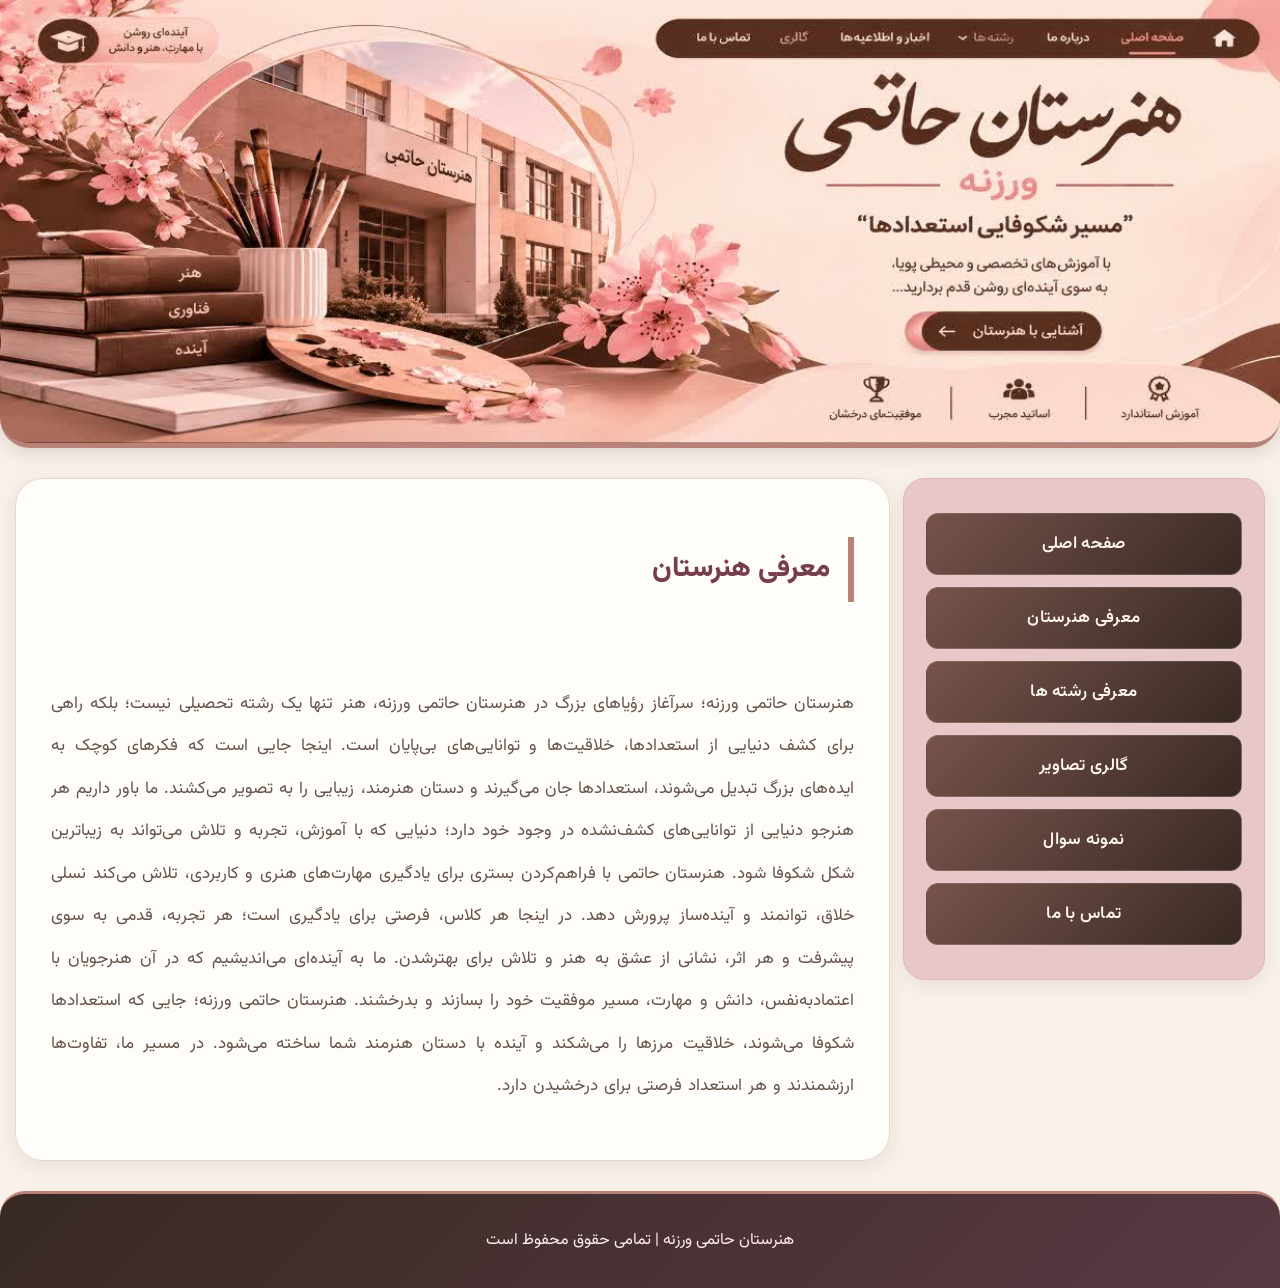
<file: moarefi.html>
<!doctype html>
<html>
<head>
	<link rel="preconnect" href="https://fonts.googleapis.com">
<link rel="preconnect" href="https://fonts.gstatic.com" crossorigin>
<link href="https://fonts.googleapis.com/css2?family=Vazirmatn:wght@400;500;600;700;800&display=swap" rel="stylesheet">
<meta charset="utf-8">
	    <meta name="viewport" content="width=device-width, initial-scale=1.0">

<title>معرفی هنرستان</title>
<style>
@charset "utf-8";

/* تنظیمات کلی سایت */
* {
    box-sizing: border-box;
}

body {
    font-family: 'Vazirmatn', Tahoma, sans-serif;
    font-style: normal;
    direction: rtl;
    min-height: 100vh;
    display: flex;
    flex-direction: column;
    margin: 0;
    padding: 0;
    width: 100%;
    background-color: #F8F1E9;
    color: #382923;
}

/* هدر سایت */
.header {
    width: 100%;
    height: clamp(250px, 35vw, 550px);
    background-image: url("banner.jfif");
    background-size: cover;
    background-repeat: no-repeat;
    background-position: center center;
    margin: 0;
    padding: 0;
    overflow: hidden;
    border-radius: 0 0 30px 30px;
    border-bottom: 5px solid #B98279;
    box-shadow: 0 5px 18px rgba(64, 37, 31, 0.15);
}

/* بخش اصلی */
.main {
    direction: rtl;
    width: 100%;
    display: flex;
    align-items: flex-start;
    gap: 1%;
    padding: 15px;
    flex: 1;
    flex-direction: row-reverse;
}

/* کادر محتوا */
.content {
    background-color: #fffdf9;
    width: 70%;
    min-height: 450px;
    padding: 35px;
    margin: 15px 0;
    text-align: justify;
    font-size: 17px;
    color: #66534b;
    border-radius: 28px;
    box-shadow: 0 5px 20px rgba(64, 37, 31, 0.08);
    line-height: 2.3;
    border: 1px solid #E8D8CC;
    transition: 0.3s ease;
}

/* عنوان های محتوا */
.content h2 {
    color: #763D4E;
    border-right: 6px solid #B98279;
    padding-right: 18px;
    font-size: 28px;
    font-weight: 800;
    margin-bottom: 25px;
}

/* متن ها */
.content p {
    font-size: 17px;
    font-weight: 400;
    line-height: 2.5;
    text-align: justify;
    word-spacing: 1px;
}

/* منوی کناری */
.menu {
    width: 29%;
    background-color: #E8C7C9;
    min-height: 430px;
    padding: 22px;
    margin-top: 15px;
    font-size: 17px;
    border-radius: 22px;
    box-shadow: 0 5px 18px rgba(64, 37, 31, 0.08);
    border: 1px solid #DDB9B9;
    transition: 0.3s ease;
}

/* لیست منو */
ul {
    list-style: none;
    padding: 0;
    margin: 0;
}

li {
    margin: 12px 0;
}

/* دکمه های منو */
a:link,
a:visited {
    background: linear-gradient(135deg, #76534B, #382923);
    color: #fff7f0;
    padding: 17px;
    display: block;
    text-decoration: none;
    border-radius: 12px;
    text-align: center;
    font-weight: 600;
    transition: all 0.3s ease;
    border: 1px solid rgba(255,255,255,0.15);
    letter-spacing: 0.3px;
}

/* افکت حرکت دکمه ها */
a:hover {
    background: linear-gradient(135deg, #B98279, #E8C7C9);
    color: #382923;
    transform: translateX(-5px);
    box-shadow: 0 6px 15px rgba(64, 37, 31, 0.2);
}

/* تصاویر */
img {
    max-width: 100%;
    height: auto;
    border-radius: 12px;
}

/* فوتر */
.footer {
    width: 100%;
    min-height: 80px;
    margin-top: auto;
    padding: 15px;
    line-height: 2;
    text-align: center;
    background: linear-gradient(135deg, #382923, #593943);
    font-size: 16px;
    color: #fff1f0;
    border-radius: 25px 25px 0 0;
    border-top: 3px solid #B98279;
}

/* نمایش در موبایل و تبلت */
@media screen and (max-width: 768px) {

    .main {
        flex-direction: column;
        padding: 10px;
        gap: 10px;
    }

    .content,
    .menu {
        width: 100%;
        padding: 18px;
        margin: 5px 0;
    }

    .header {
        height: 220px;
    }

    .content h2 {
        font-size: 21px;
    }

    .content p {
        font-size: 15px;
    }
	.footer {
    font-size: 14px;
    padding: 20px 10px;
    min-height: 85px;
}

    /* فوتر سایت */
.footer {
    width: 100%;
    min-height: 100px;
    margin-top: auto;
    padding: 25px 15px;
    line-height: 2;
    text-align: center;
    background: linear-gradient(135deg, #382923, #593943, #76534B);
    font-size: 16px;
    color: #F8E8D6;
    border-top: 4px solid #B98279;
    border-radius: 30px 30px 0 0;
    box-shadow: 0 -5px 20px rgba(64, 37, 31, 0.12);
}

/* متن داخل فوتر */
.footer p {
    margin: 5px 0;
    font-weight: 500;
    letter-spacing: 0.3px;
}

/* افکت فوتر */
.footer:hover {
    box-shadow: 0 -8px 25px rgba(64, 37, 31, 0.18);
	}
	

/* اصلاحات یکپارچه برای نمایشگرهای کوچک و هدر کامل */
html { width: 100%; overflow-x: hidden; }
body { width: 100%; max-width: 100%; overflow-x: hidden; }
.header {
    width: 100%;
    height: auto !important;
    min-height: 0 !important;
    aspect-ratio: 1280 / 427;
    background-size: 100% 100% !important;
    background-position: center center !important;
    background-repeat: no-repeat;
}
.main { width: 100%; max-width: 100%; min-width: 0; }
.content, .menu { min-width: 0; max-width: 100%; overflow-wrap: anywhere; }
img, video, iframe { max-width: 100%; }
@media (max-width: 768px) {
    .main { flex-direction: column !important; align-items: stretch; gap: 12px; padding: 10px; }
    .content, .menu { width: 100% !important; max-width: 100%; margin: 5px 0; padding: 18px; }
    .header { border-radius: 0 0 18px 18px; }
    .content { font-size: 15px; line-height: 2; }
    .content p { font-size: 15px; line-height: 2.1; }
    .content h1 { font-size: clamp(21px, 6vw, 28px); }
    .content h2 { font-size: clamp(19px, 5.2vw, 24px); }
    .menu a { display: block; max-width: 100%; overflow-wrap: anywhere; }
}
@media (max-width: 400px) {
    .main { padding: 7px; }
    .content, .menu { padding: 14px; }
}
	@media screen and (max-width: 768px) {
    .main {
        display: flex;
        flex-direction: column;
        align-items: stretch;
    }

    .menu {
        order: -1;
        width: 100%;
    }

    .content {
        order: 1;
        width: 100%;
    }
}



/* اصلاح نهایی چیدمان: منو راست، محتوا چپ، حتی در موبایل */
html, body {
    width: 100% !important;
    max-width: 100% !important;
    margin: 0 !important;
    overflow-x: hidden !important;
}
body {
    min-height: 100vh !important;
    display: flex !important;
    flex-direction: column !important;
}
.main {
    direction: rtl !important;
    display: flex !important;
    flex-direction: row !important;
    flex-wrap: nowrap !important;
    align-items: flex-start !important;
    justify-content: space-between !important;
    gap: 2% !important;
    width: 100% !important;
    max-width: 100% !important;
    min-width: 0 !important;
    height: auto !important;
    flex: 0 0 auto !important;
    padding: 15px !important;
}
.main > .menu {
    order: 0 !important;
    float: none !important;
    position: static !important;
    flex: 0 0 32% !important;
    width: 32% !important;
    min-width: 0 !important;
    max-width: 32% !important;
    height: auto !important;
    margin: 10px 0 !important;
}
.main > .content {
    order: 1 !important;
    float: none !important;
    position: static !important;
    flex: 1 1 66% !important;
    width: 66% !important;
    min-width: 0 !important;
    max-width: 66% !important;
    height: auto !important;
    margin: 10px 0 !important;
    overflow-wrap: anywhere !important;
}
.main > .menu ul {
    display: flex !important;
    flex-direction: column !important;
    flex-wrap: nowrap !important;
    width: 100% !important;
    padding: 0 !important;
    margin: 0 !important;
}
.main > .menu li {
    display: block !important;
    width: 100% !important;
    margin: 8px 0 !important;
}
.main > .menu a,
.main > .menu a:link,
.main > .menu a:visited {
    display: block !important;
    width: 100% !important;
    max-width: 100% !important;
    box-sizing: border-box !important;
    white-space: normal !important;
    overflow-wrap: anywhere !important;
    text-align: center !important;
}
.footer {
    position: static !important;
    inset: auto !important;
    float: none !important;
    width: 100% !important;
    flex: 0 0 auto !important;
    margin-top: 12px !important;
    clear: both !important;
}
@media screen and (max-width: 768px) {
    .main {
        flex-direction: row !important;
        flex-wrap: nowrap !important;
        align-items: flex-start !important;
        gap: 2% !important;
        padding: 8px !important;
    }
    .main > .menu {
        order: 0 !important;
        flex: 0 0 35% !important;
        width: 35% !important;
        max-width: 35% !important;
        padding: 9px 6px !important;
        margin: 5px 0 !important;
        min-height: 0 !important;
    }
    .main > .content {
        order: 1 !important;
        flex: 1 1 63% !important;
        width: 63% !important;
        max-width: 63% !important;
        padding: 12px 10px !important;
        margin: 5px 0 !important;
        min-height: 0 !important;
        font-size: 13px !important;
        line-height: 2 !important;
    }
    .main > .menu li { margin: 6px 0 !important; }
    .main > .menu a,
    .main > .menu a:link,
    .main > .menu a:visited {
        padding: 9px 4px !important;
        font-size: clamp(10px, 2.8vw, 13px) !important;
        line-height: 1.7 !important;
        border-radius: 9px !important;
    }
    .main > .content h1 { font-size: clamp(17px, 4.8vw, 22px) !important; }
    .main > .content h2 { font-size: clamp(17px, 4.6vw, 22px) !important; }
    .main > .content h3 { font-size: clamp(15px, 4vw, 19px) !important; }
    .main > .content p { font-size: clamp(11px, 3vw, 14px) !important; line-height: 2.1 !important; }
    .footer { font-size: 12px !important; padding: 14px 8px !important; min-height: 0 !important; }
}
@media screen and (max-width: 360px) {
    .main { padding: 6px !important; gap: 1.5% !important; }
    .main > .menu { flex-basis: 36% !important; width: 36% !important; max-width: 36% !important; padding: 7px 4px !important; }
    .main > .content { flex-basis: 62.5% !important; width: 62.5% !important; max-width: 62.5% !important; padding: 9px 7px !important; }
    .main > .menu a, .main > .menu a:link, .main > .menu a:visited { font-size: 10px !important; padding: 8px 3px !important; }
}

</style>
</head>

<body>
	<div class="header"></div>
	
	<div class="main">
		<div class="content">
	<h2>معرفی هنرستان</h2><br>
			<p>
				هنرستان حاتمی ورزنه؛ سرآغاز رؤیاهای بزرگ 

در هنرستان حاتمی ورزنه، هنر تنها یک رشته تحصیلی نیست؛ بلکه راهی برای کشف دنیایی از استعدادها، خلاقیت‌ها و توانایی‌های بی‌پایان است.

اینجا جایی است که فکرهای کوچک به ایده‌های بزرگ تبدیل می‌شوند، استعدادها جان می‌گیرند و دستان هنرمند، زیبایی را به تصویر می‌کشند.

ما باور داریم هر هنرجو دنیایی از توانایی‌های کشف‌نشده در وجود خود دارد؛ دنیایی که با آموزش، تجربه و تلاش می‌تواند به زیباترین شکل شکوفا شود.

هنرستان حاتمی با فراهم‌کردن بستری برای یادگیری مهارت‌های هنری و کاربردی، تلاش می‌کند نسلی خلاق، توانمند و آینده‌ساز پرورش دهد.

در اینجا هر کلاس، فرصتی برای یادگیری است؛ هر تجربه، قدمی به سوی پیشرفت و هر اثر، نشانی از عشق به هنر و تلاش برای بهترشدن.

ما به آینده‌ای می‌اندیشیم که در آن هنرجویان با اعتمادبه‌نفس، دانش و مهارت، مسیر موفقیت خود را بسازند و بدرخشند.

هنرستان حاتمی ورزنه؛ جایی که استعدادها شکوفا می‌شوند، خلاقیت مرزها را می‌شکند و آینده با دستان هنرمند شما ساخته می‌شود.
				در مسیر ما، تفاوت‌ها ارزشمندند و هر استعداد فرصتی برای درخشیدن دارد.
			</p>
		</div>
		<div class="menu">
			<ul>
				<li> <a href="index.html">صفحه اصلی</a></li>
				<li> <a href="moarefi.html">معرفی هنرستان</a></li>
				<li> <a href="reshteh.html">معرفی رشته ها</a></li>
				<li><a href="galeri.html">گالری تصاویر</a></li>
				<li><a href="Sample Questions.html">نمونه سوال</a></li>
				<li><a href="about.html">تماس با ما</a></li>

			</ul>
		</div>
	</div>
	<div class="footer">
		<p>هنرستان حاتمی ورزنه | تمامی حقوق محفوظ است</p>
	</div>
</body>
</html>
</file>
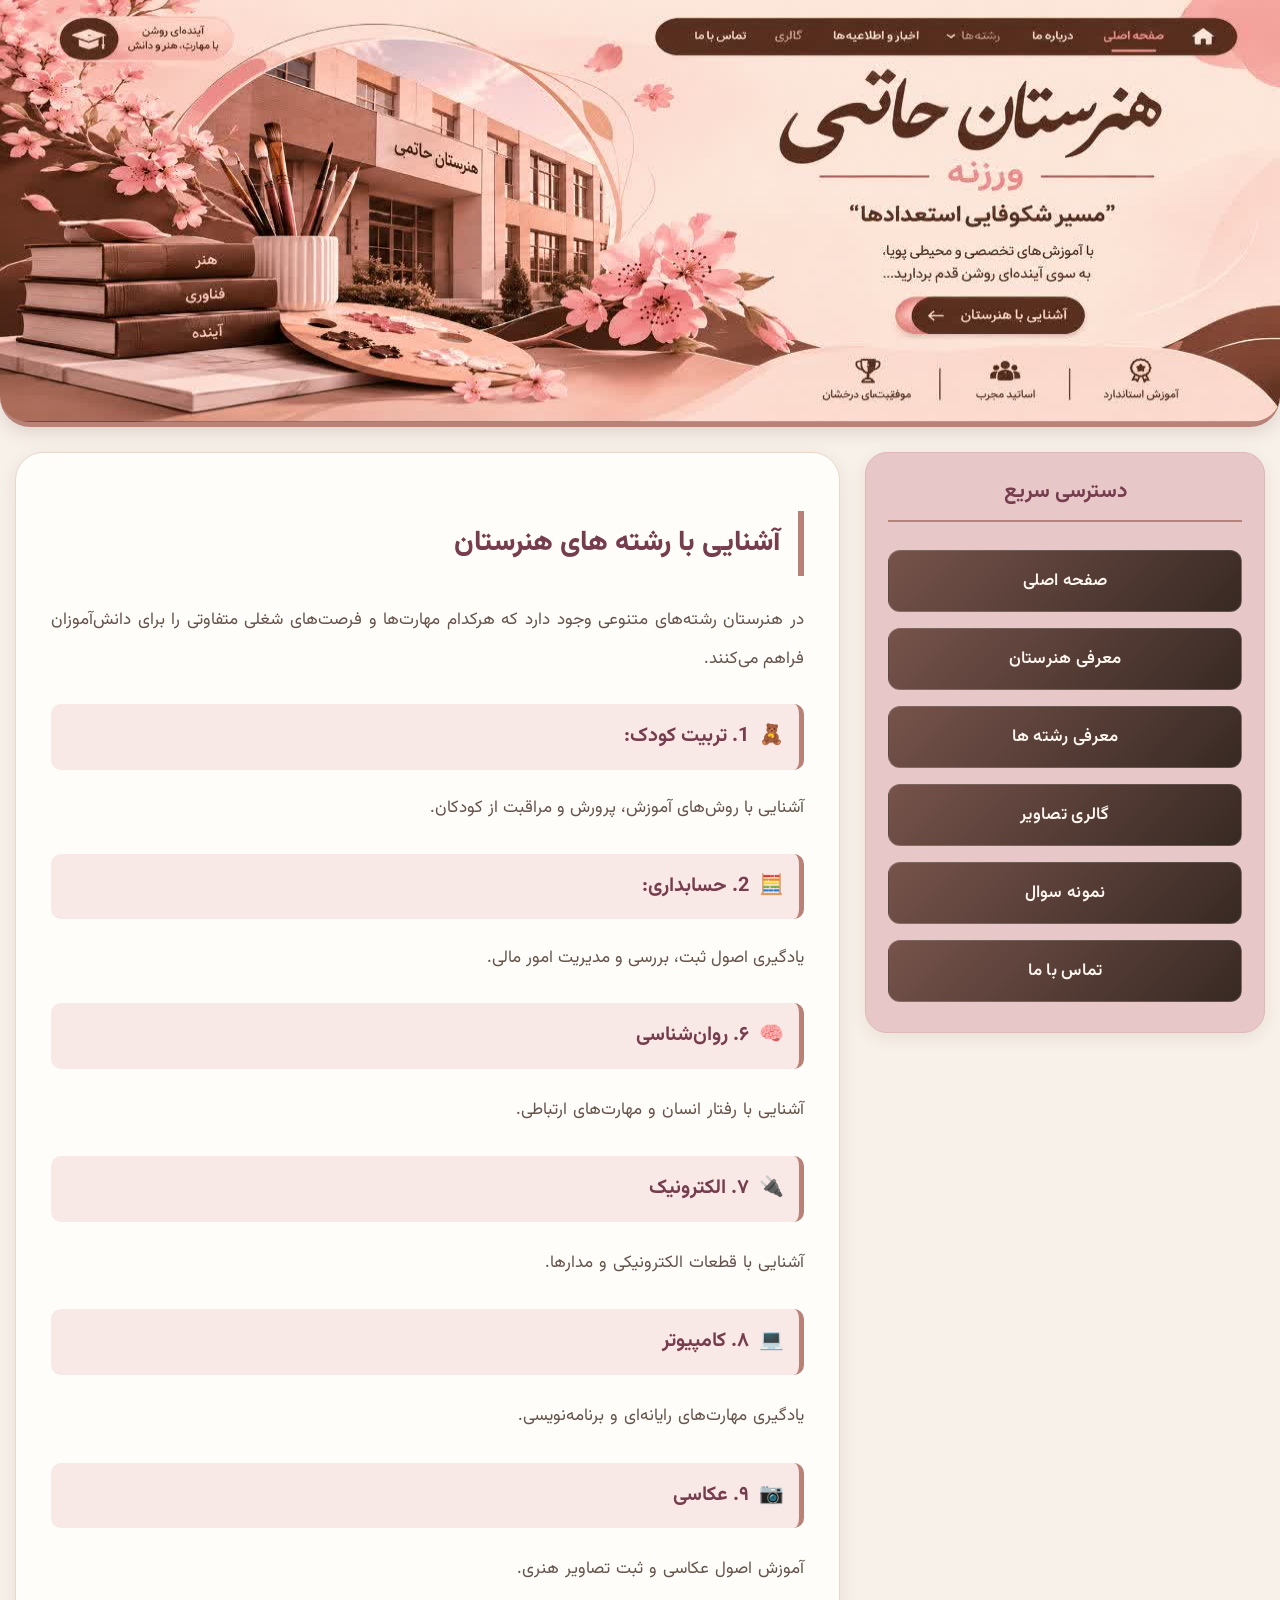
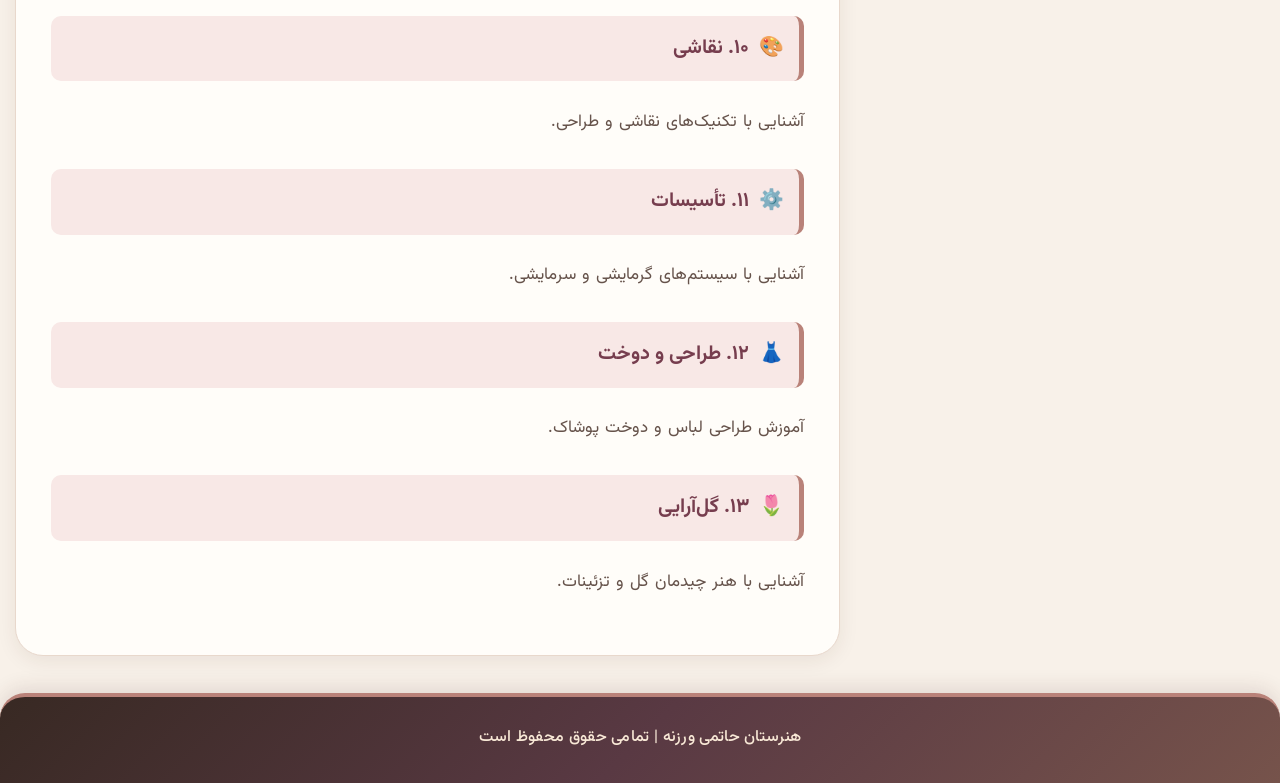
<file: reshteh.html>
<!doctype html>
<html>
<head>
			<link rel="preconnect" href="https://fonts.googleapis.com">
<link rel="preconnect" href="https://fonts.gstatic.com" crossorigin>
<link href="https://fonts.googleapis.com/css2?family=Vazirmatn:wght@400;500;600;700;800&display=swap" rel="stylesheet">
<meta charset="utf-8">
	    <meta name="viewport" content="width=device-width, initial-scale=1.0">

<title>معرفی رشته ها</title>
	<style>
		
@charset "utf-8";

/* تنظیمات کلی سایت */
* {
    box-sizing: border-box;
}

body {
    font-family: 'Vazirmatn', Tahoma, sans-serif;
    font-style: normal;
    direction: rtl;
    min-height: 100vh;
    display: flex;
    flex-direction: column;
    margin: 0;
    padding: 0;
    width: 100%;
    background-color: #F8F1E9;
    color: #382923;
    animation: fadeIn 0.7s ease;
}

/* انیمیشن ورود صفحه */
@keyframes fadeIn {
    from {
        opacity: 0;
    }
    to {
        opacity: 1;
    }
}

/* هدر سایت */
.header {
    width: 100%;
    height: clamp(250px, 35vw, 550px);
    background-image: url("banner.jfif");
    background-size: cover;
    background-repeat: no-repeat;
    background-position: center center;
    margin: 0;
    padding: 0;
    overflow: hidden;
    border-radius: 0 0 30px 30px;
    border-bottom: 5px solid #B98279;
    box-shadow: 0 5px 18px rgba(64, 37, 31, 0.15);
}

/* بخش اصلی */
.main {
    direction: rtl;
    width: 100%;
    display: flex;
    align-items: flex-start;
    gap: 1%;
    padding: 15px;
    flex: 1;
    flex-direction: row-reverse;
}

/* کادر محتوا */
.content {
    background-color: #fffdf9;
    width: 70%;
    min-height: 450px;
    padding: 35px;
    margin: 15px 0;
    text-align: justify;
    font-size: 17px;
    color: #66534b;
    border-radius: 28px;
    box-shadow: 0 5px 20px rgba(64, 37, 31, 0.08);
    line-height: 2.3;
    border: 1px solid #E8D8CC;
    transition: all 0.3s ease;
}

/* افکت کادر محتوا */
.content:hover {
    transform: translateY(-3px);
    box-shadow: 0 10px 25px rgba(64, 37, 31, 0.12);
}

/* عنوان اصلی محتوا */
.content h2 {
    color: #763D4E;
    border-right: 6px solid #B98279;
    padding-right: 18px;
    font-size: 28px;
    font-weight: 800;
    margin-bottom: 25px;
}

/* عنوان رشته ها */
.content h3 {
    color: #763D4E;
    background-color: #F8E8E6;
    padding: 10px 15px;
    border-right: 5px solid #B98279;
    border-radius: 10px;
    margin-top: 25px;
    transition: all 0.3s ease;
}

/* افکت عنوان رشته ها */
.content h3:hover {
    background-color: #E8C7C9;
    padding-right: 22px;
}

/* متن ها */
.content p {
    font-size: 17px;
    font-weight: 400;
    line-height: 2.5;
    text-align: justify;
    word-spacing: 1px;
}

/* منوی کناری */
.menu {
    width: 29%;
    background-color: #E8C7C9;
    min-height: 430px;
    padding: 22px;
    margin-top: 15px;
    font-size: 17px;
    border-radius: 22px;
    box-shadow: 0 5px 18px rgba(64, 37, 31, 0.08);
    border: 1px solid #DDB9B9;
    transition: all 0.3s ease;
}

/* عنوان منو */
.menu::before {
    content: "دسترسی سریع";
    display: block;
    text-align: center;
    font-size: 21px;
    font-weight: bold;
    color: #763D4E;
    margin-bottom: 20px;
    padding-bottom: 12px;
    border-bottom: 2px solid #B98279;
}

/* لیست منو */
ul {
    list-style: none;
    padding: 0;
    margin: 0;
}

li {
    margin: 12px 0;
}

/* دکمه های منو */
a:link,
a:visited {
    background: linear-gradient(135deg, #76534B, #382923);
    color: #fff7f0;
    padding: 17px;
    display: block;
    text-decoration: none;
    border-radius: 12px;
    text-align: center;
    font-weight: 600;
    transition: all 0.3s ease;
    border: 1px solid rgba(255,255,255,0.15);
    letter-spacing: 0.3px;
}

/* افکت حرکت دکمه ها */
a:hover {
    background: linear-gradient(135deg, #B98279, #E8C7C9);
    color: #382923;
    transform: translateX(-5px);
    box-shadow: 0 6px 15px rgba(64, 37, 31, 0.2);
}

/* تصاویر */
img {
    max-width: 100%;
    height: auto;
    border-radius: 12px;
    transition: transform 0.3s ease;
}

img:hover {
    transform: scale(1.02);
}

/* فوتر */
.footer {
    width: 100%;
    min-height: 90px;
    margin-top: auto;
    padding: 20px 15px;
    line-height: 2;
    text-align: center;
    background: linear-gradient(135deg, #382923, #593943, #76534B);
    font-size: 16px;
    color: #F8E8D6;
    border-radius: 25px 25px 0 0;
    border-top: 4px solid #B98279;
    box-shadow: 0 -5px 20px rgba(64, 37, 31, 0.12);
    transition: all 0.3s ease;
}

/* متن داخل فوتر */
.footer p {
    margin: 5px 0;
    font-weight: 500;
    letter-spacing: 0.3px;
}

/* افکت فوتر */
.footer:hover {
    box-shadow: 0 -8px 25px rgba(64, 37, 31, 0.18);
}

/* نمایش در موبایل و تبلت */
@media screen and (max-width: 768px) {

    .main {
        flex-direction: column;
        padding: 10px;
        gap: 10px;
    }

    .content,
    .menu {
        width: 100%;
        padding: 18px;
        margin: 5px 0;
    }

    .header {
        height: 220px;
        border-radius: 0 0 18px 18px;
    }

    .content h2 {
        font-size: 21px;
    }

    .content h3 {
        font-size: 17px;
    }

    .content p {
        font-size: 15px;
    }

    .menu {
        min-height: auto;
    }

    .footer {
        font-size: 14px;
        padding: 20px 10px;
        min-height: 85px;
    }
}

/* نمایش در گوشی های کوچک */
@media screen and (max-width: 400px) {

    .content {
        padding: 14px;
    }

    .content h2 {
        font-size: 19px;
    }

    .menu {
        padding: 14px;
    }

    a:link,
    a:visited {
        padding: 13px 8px;
        font-size: 14px;
    }
}

/* رعایت تنظیمات حرکتی دستگاه کاربر */
@media (prefers-reduced-motion: reduce) {
    *,
    *::before,
    *::after {
        animation-duration: 0.01ms !important;
        transition-duration: 0.01ms !important;
    }
}
		/* آیکون رشته های هنرستان */
.koodak::before {
    content: "🧸";
    margin-left: 10px;
}

.hesabdari::before {
    content: "🧮";
    margin-left: 10px;
}

.ravanshenasi::before {
    content: "🧠";
    margin-left: 10px;
}

.electronic::before {
    content: "🔌";
    margin-left: 10px;
}

.computer::before {
    content: "💻";
    margin-left: 10px;
}

.aksasi::before {
    content: "📷";
    margin-left: 10px;
}

.naghashi::before {
    content: "🎨";
    margin-left: 10px;
}

.tasisat::before {
    content: "⚙️";
    margin-left: 10px;
}

.mod::before {
    content: "👗";
    margin-left: 10px;
}

.gol::before {
    content: "🌷";
    margin-left: 10px;
}

	

/* اصلاحات یکپارچه برای نمایشگرهای کوچک و هدر کامل */
html { width: 100%; overflow-x: hidden; }
body { width: 100%; max-width: 100%; overflow-x: hidden; }
.header {
    width: 100%;
    height: auto !important;
    min-height: 0 !important;
    aspect-ratio: 1280 / 427;
    background-size: 100% 100% !important;
    background-position: center center !important;
    background-repeat: no-repeat;
}
.main { width: 100%; max-width: 100%; min-width: 0; }
.content, .menu { min-width: 0; max-width: 100%; overflow-wrap: anywhere; }
img, video, iframe { max-width: 100%; }
@media (max-width: 768px) {
    .main { flex-direction: column !important; align-items: stretch; gap: 12px; padding: 10px; }
    .content, .menu { width: 100% !important; max-width: 100%; margin: 5px 0; padding: 18px; }
    .header { border-radius: 0 0 18px 18px; }
    .content { font-size: 15px; line-height: 2; }
    .content p { font-size: 15px; line-height: 2.1; }
    .content h1 { font-size: clamp(21px, 6vw, 28px); }
    .content h2 { font-size: clamp(19px, 5.2vw, 24px); }
    .menu a { display: block; max-width: 100%; overflow-wrap: anywhere; }
}
@media (max-width: 400px) {
    .main { padding: 7px; }
    .content, .menu { padding: 14px; }
}
		@media screen and (max-width: 768px) {
    .main {
        display: flex;
        flex-direction: column;
        align-items: stretch;
    }

    .menu {
        order: -1;
        width: 100%;
    }

    .content {
        order: 1;
        width: 100%;
    }
}



/* اصلاح نهایی چیدمان: منو راست، محتوا چپ، حتی در موبایل */
html, body {
    width: 100% !important;
    max-width: 100% !important;
    margin: 0 !important;
    overflow-x: hidden !important;
}
body {
    min-height: 100vh !important;
    display: flex !important;
    flex-direction: column !important;
}
.main {
    direction: rtl !important;
    display: flex !important;
    flex-direction: row !important;
    flex-wrap: nowrap !important;
    align-items: flex-start !important;
    justify-content: space-between !important;
    gap: 2% !important;
    width: 100% !important;
    max-width: 100% !important;
    min-width: 0 !important;
    height: auto !important;
    flex: 0 0 auto !important;
    padding: 15px !important;
}
.main > .menu {
    order: 0 !important;
    float: none !important;
    position: static !important;
    flex: 0 0 32% !important;
    width: 32% !important;
    min-width: 0 !important;
    max-width: 32% !important;
    height: auto !important;
    margin: 10px 0 !important;
}
.main > .content {
    order: 1 !important;
    float: none !important;
    position: static !important;
    flex: 1 1 66% !important;
    width: 66% !important;
    min-width: 0 !important;
    max-width: 66% !important;
    height: auto !important;
    margin: 10px 0 !important;
    overflow-wrap: anywhere !important;
}
.main > .menu ul {
    display: flex !important;
    flex-direction: column !important;
    flex-wrap: nowrap !important;
    width: 100% !important;
    padding: 0 !important;
    margin: 0 !important;
}
.main > .menu li {
    display: block !important;
    width: 100% !important;
    margin: 8px 0 !important;
}
.main > .menu a,
.main > .menu a:link,
.main > .menu a:visited {
    display: block !important;
    width: 100% !important;
    max-width: 100% !important;
    box-sizing: border-box !important;
    white-space: normal !important;
    overflow-wrap: anywhere !important;
    text-align: center !important;
}
.footer {
    position: static !important;
    inset: auto !important;
    float: none !important;
    width: 100% !important;
    flex: 0 0 auto !important;
    margin-top: 12px !important;
    clear: both !important;
}
@media screen and (max-width: 768px) {
    .main {
        flex-direction: row !important;
        flex-wrap: nowrap !important;
        align-items: flex-start !important;
        gap: 2% !important;
        padding: 8px !important;
    }
    .main > .menu {
        order: 0 !important;
        flex: 0 0 35% !important;
        width: 35% !important;
        max-width: 35% !important;
        padding: 9px 6px !important;
        margin: 5px 0 !important;
        min-height: 0 !important;
    }
    .main > .content {
        order: 1 !important;
        flex: 1 1 63% !important;
        width: 63% !important;
        max-width: 63% !important;
        padding: 12px 10px !important;
        margin: 5px 0 !important;
        min-height: 0 !important;
        font-size: 13px !important;
        line-height: 2 !important;
    }
    .main > .menu li { margin: 6px 0 !important; }
    .main > .menu a,
    .main > .menu a:link,
    .main > .menu a:visited {
        padding: 9px 4px !important;
        font-size: clamp(10px, 2.8vw, 13px) !important;
        line-height: 1.7 !important;
        border-radius: 9px !important;
    }
    .main > .content h1 { font-size: clamp(17px, 4.8vw, 22px) !important; }
    .main > .content h2 { font-size: clamp(17px, 4.6vw, 22px) !important; }
    .main > .content h3 { font-size: clamp(15px, 4vw, 19px) !important; }
    .main > .content p { font-size: clamp(11px, 3vw, 14px) !important; line-height: 2.1 !important; }
    .footer { font-size: 12px !important; padding: 14px 8px !important; min-height: 0 !important; }
}
@media screen and (max-width: 360px) {
    .main { padding: 6px !important; gap: 1.5% !important; }
    .main > .menu { flex-basis: 36% !important; width: 36% !important; max-width: 36% !important; padding: 7px 4px !important; }
    .main > .content { flex-basis: 62.5% !important; width: 62.5% !important; max-width: 62.5% !important; padding: 9px 7px !important; }
    .main > .menu a, .main > .menu a:link, .main > .menu a:visited { font-size: 10px !important; padding: 8px 3px !important; }
}

</style>
</head>

<body>
	<div class="header"></div>
	<div class="main">
		<div class="content">
			<p>
			<h2>آشنایی با رشته های هنرستان</h2>
			در هنرستان رشته‌های متنوعی وجود دارد که هرکدام مهارت‌ها و فرصت‌های شغلی متفاوتی را برای دانش‌آموزان فراهم می‌کنند.
			<h3 class="koodak">1. تربیت کودک:</h3>
			آشنایی با روش‌های آموزش، پرورش و مراقبت از کودکان.
			</p>
		<p>
			<h3 class="hesabdari">2. حسابداری:</h3>
			یادگیری اصول ثبت، بررسی و مدیریت امور مالی.
		</p>
	<h3 class="ravanshenasi">۶. روان‌شناسی</h3>
<p>آشنایی با رفتار انسان و مهارت‌های ارتباطی.</p>

<h3 class="electronic">۷. الکترونیک</h3>
<p>آشنایی با قطعات الکترونیکی و مدارها.</p>

<h3 class="computer">۸. کامپیوتر</h3>
<p>یادگیری مهارت‌های رایانه‌ای و برنامه‌نویسی.</p>

<h3 class="aksasi">۹. عکاسی</h3>
<p>آموزش اصول عکاسی و ثبت تصاویر هنری.</p>

<h3 class="naghashi">۱۰. نقاشی</h3>
<p>آشنایی با تکنیک‌های نقاشی و طراحی.</p>

<h3 class="tasisat">۱۱. تأسیسات</h3>
<p>آشنایی با سیستم‌های گرمایشی و سرمایشی.</p>

<h3 class="mod">۱۲. طراحی و دوخت</h3>
<p>آموزش طراحی لباس و دوخت پوشاک.</p>

<h3 class="gol">۱۳. گل‌آرایی</h3>
<p>آشنایی با هنر چیدمان گل و تزئینات.</p>
	</div>
			
			
				<div class="menu">
			<ul>		
	<li> <a href="index.html">صفحه اصلی</a></li>
	<li> <a href="moarefi.html">معرفی هنرستان</a></li>
	<li> <a href="reshteh.html">معرفی رشته ها</a></li>
	<li><a href="galeri.html">گالری تصاویر</a></li>
	<li><a href="Sample Questions.html">نمونه سوال</a></li>
	<li><a href="about.html">تماس با ما</a></li>
		</ul>
			</div>
		</div>
		<div class="footer">
			<p>هنرستان حاتمی ورزنه | تمامی حقوق محفوظ است</p>
		</div>	
</body>
</html>
</file>
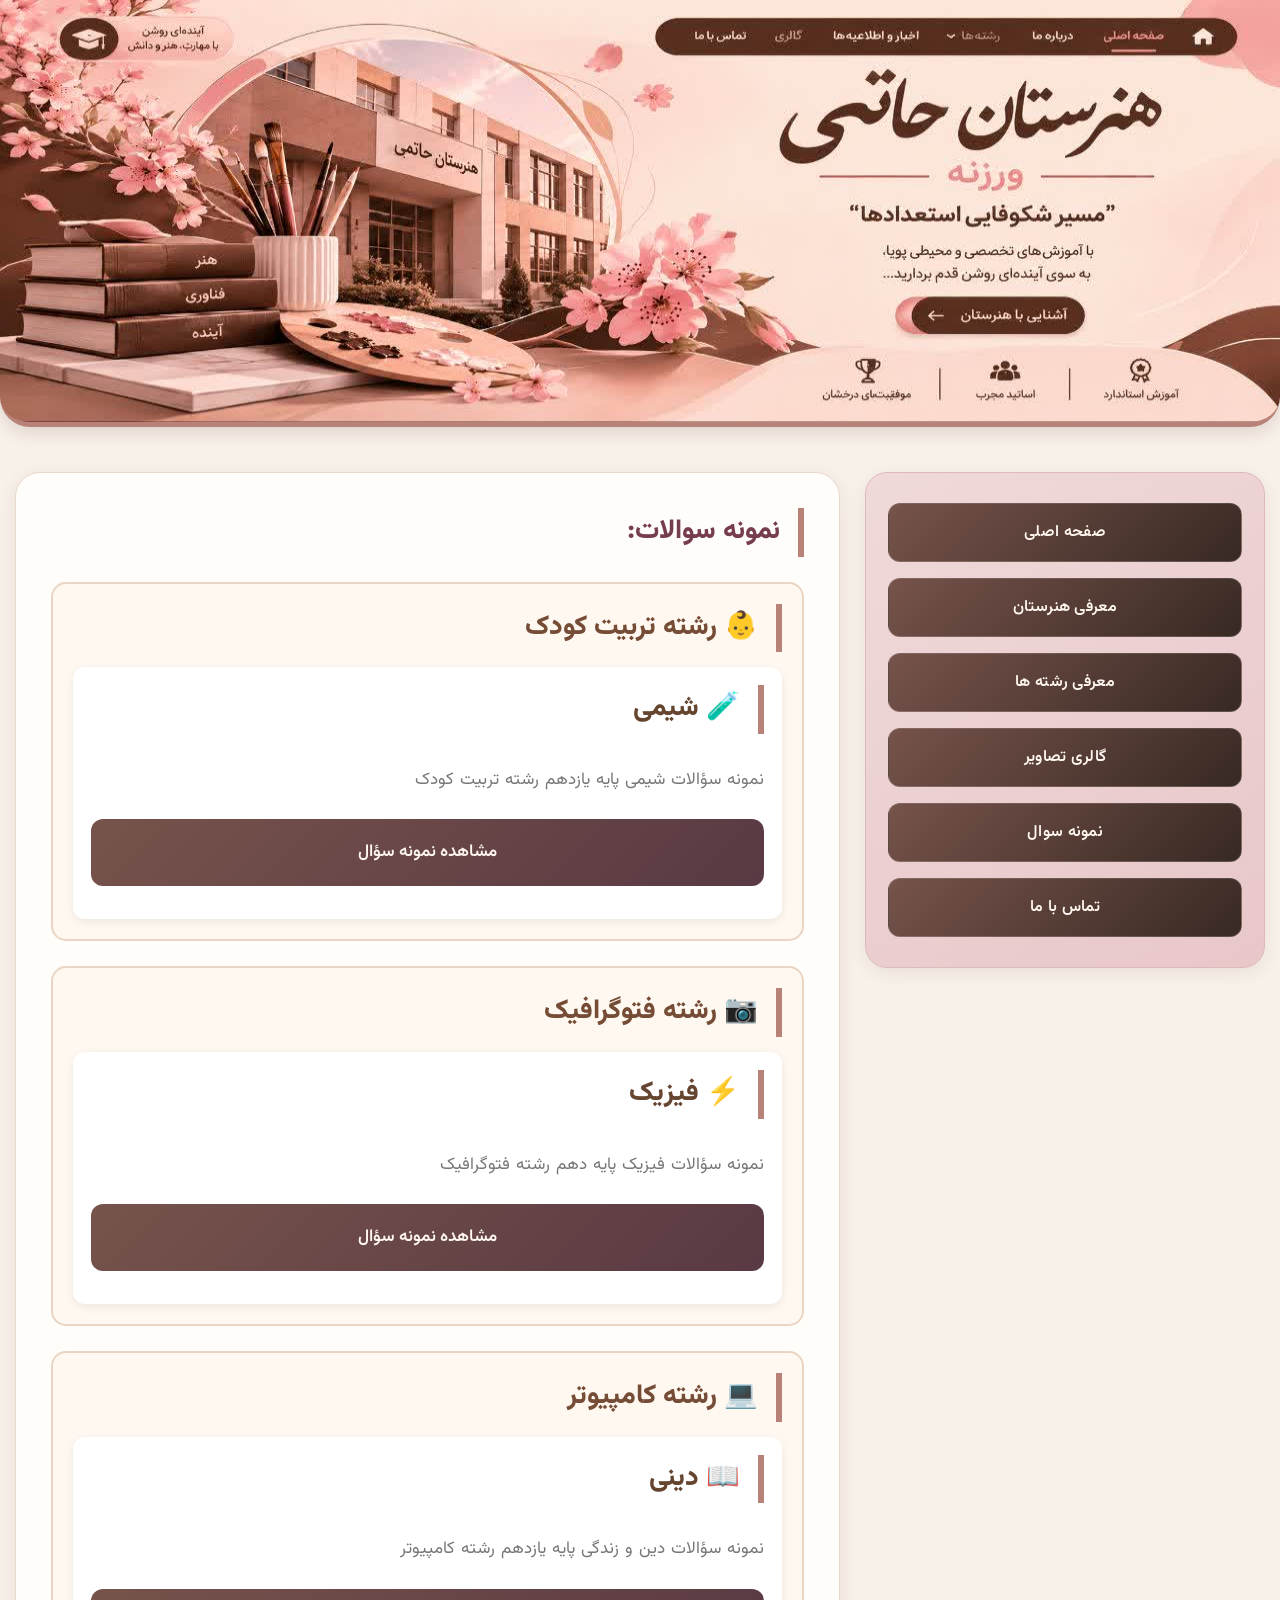
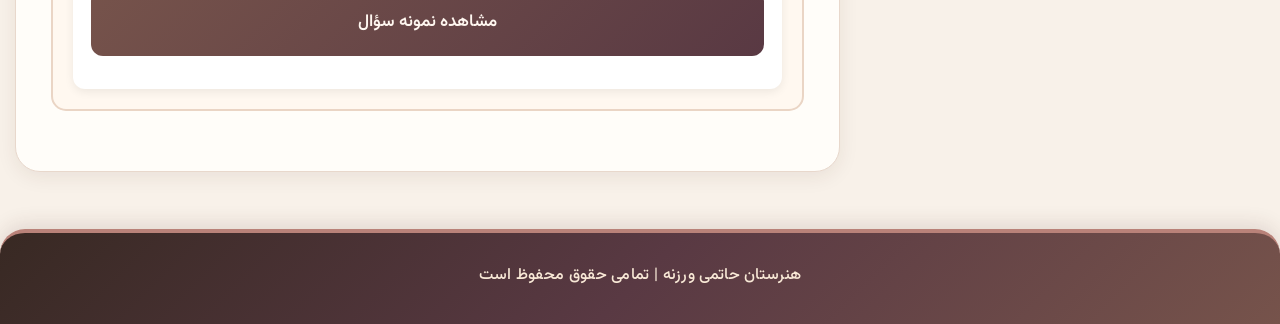
<file: Sample Questions.html>
<!doctype html>
<html>
<head>
			<link rel="preconnect" href="https://fonts.googleapis.com">
<link rel="preconnect" href="https://fonts.gstatic.com" crossorigin>
<link href="https://fonts.googleapis.com/css2?family=Vazirmatn:wght@400;500;600;700;800&display=swap" rel="stylesheet">

<meta charset="utf-8">
	    <meta name="viewport" content="width=device-width, initial-scale=1.0">

<title>نمونه سوالات</title>
	<style>

@charset "utf-8";

/* فونت و تنظیمات کلی سایت */
* {
    box-sizing: border-box;
}

body {
    font-family: 'Vazirmatn', Tahoma, sans-serif;
    font-style: normal;
    direction: rtl;
    min-height: 100vh;
    display: flex;
    flex-direction: column;
    margin: 0;
    padding: 0;
    width: 100%;
    background-color: #F8F1E9;
    color: #382923;
}

/* هدر سایت */
.header {
    width: 100%;
    height: clamp(250px, 35vw, 550px);
    background-image: url("banner.jfif");
    background-size: cover;
    background-repeat: no-repeat;
    background-position: center center;
    margin: 0;
    padding: 0;
    overflow: hidden;
    border-radius: 0 0 30px 30px;
    border-bottom: 5px solid #B98279;
    box-shadow: 0 5px 18px rgba(64, 37, 31, 0.15);
}

/* بخش اصلی سایت */
.main {
    direction: rtl;
    width: 94%;
    max-width: 1400px;
    margin: 20px auto;
    display: flex;
    align-items: flex-start;
    gap: 22px;
    padding: 10px 0;
    flex: 1;
    flex-direction: row-reverse;
}

/* کادر محتوا */
.content {
    background-color: #fffdf9;
    width: 70%;
    min-width: 0;
    min-height: 450px;
    padding: 35px;
    margin: 0;
    text-align: justify;
    font-size: 17px;
    color: #66534b;
    border-radius: 25px;
    box-shadow: 0 5px 20px rgba(64, 37, 31, 0.08);
    line-height: 2.3;
    border: 1px solid #E8D8CC;
    transition: all 0.3s ease;
}

/* عنوان های محتوا */
.content h1,
.content h2,
.content h3 {
    color: #763D4E;
    border-right: 6px solid #B98279;
    padding-right: 18px;
    font-size: 27px;
    font-weight: 800;
    margin: 0 0 25px;
    line-height: 1.8;
}

/* متن های محتوا */
.content p {
    font-size: 17px;
    font-weight: 400;
    line-height: 2.5;
    text-align: justify;
    word-spacing: 1px;
    margin-bottom: 18px;
}

/* تصاویر */
img {
    max-width: 100%;
    height: auto;
    border-radius: 12px;
    display: block;
    margin: 15px auto;
}

/* منوی کناری */
.menu {
    width: 30%;
    flex-shrink: 0;
    background: linear-gradient(145deg, #F0D9D9, #E8C7C9);
    min-height: 430px;
    padding: 22px;
    margin: 0;
    font-size: 17px;
    border-radius: 22px;
    box-shadow: 0 5px 18px rgba(64, 37, 31, 0.08);
    border: 1px solid #DDB9B9;
    transition: 0.3s ease;
}

/* لیست منو */
.menu ul {
    list-style: none;
    padding: 0;
    margin: 0;
}

.menu li {
    margin: 12px 0;
}

/* دکمه های منو */
.menu a:link,
.menu a:visited {
    background: linear-gradient(135deg, #76534B, #382923);
    color: #fff7f0;
    padding: 16px 12px;
    display: block;
    text-decoration: none;
    border-radius: 12px;
    text-align: center;
    font-weight: 600;
    font-size: 16px;
    transition: all 0.3s ease;
    border: 1px solid rgba(255,255,255,0.15);
    letter-spacing: 0.3px;
}

/* افکت حرکت منو */
.menu a:hover {
    background: linear-gradient(135deg, #B98279, #E8C7C9);
    color: #382923;
    transform: translateX(-5px);
    box-shadow: 0 6px 15px rgba(64, 37, 31, 0.2);
}

/* لینک های داخل محتوا */
.content a:link,
.content a:visited {
    background: linear-gradient(135deg, #76534B, #593943);
    color: #fff7f0;
    padding: 14px 18px;
    display: block;
    text-decoration: none;
    border-radius: 12px;
    text-align: center;
    font-weight: 600;
    margin: 15px 0;
    transition: all 0.3s ease;
}

/* افکت لینک های محتوا */
.content a:hover {
    background: linear-gradient(135deg, #B98279, #E8C7C9);
    color: #382923;
    transform: translateX(-4px);
    box-shadow: 0 5px 14px rgba(64, 37, 31, 0.15);
}

/* فوتر سایت */
.footer {
    width: 100%;
    min-height: 95px;
    margin-top: auto;
    padding: 22px 15px;
    line-height: 2;
    text-align: center;
    background: linear-gradient(135deg, #382923, #593943, #76534B);
    font-size: 16px;
    color: #F8E8D6;
    border-top: 4px solid #B98279;
    border-radius: 25px 25px 0 0;
    box-shadow: 0 -5px 20px rgba(64, 37, 31, 0.12);
}

/* متن داخل فوتر */
.footer p {
    margin: 5px 0;
    font-weight: 500;
    letter-spacing: 0.3px;
}

/* افکت فوتر */
.footer:hover {
    box-shadow: 0 -8px 25px rgba(64, 37, 31, 0.18);
}

/* نمایش در تبلت */
@media screen and (max-width: 992px) {

    .main {
        width: 96%;
        gap: 15px;
    }

    .menu {
        width: 32%;
        padding: 15px;
    }

    .content {
        width: 68%;
        padding: 25px;
    }

    .menu a {
        font-size: 15px;
    }
}

/* نمایش در موبایل */
@media screen and (max-width: 768px) {

    .header {
        height: 220px;
        border-radius: 0 0 20px 20px;
    }

    .main {
        width: 94%;
        flex-direction: column;
        padding: 10px 0;
        gap: 15px;
        margin: 15px auto;
    }

    .content,
    .menu {
        width: 100%;
        min-height: auto;
        padding: 20px;
        margin: 0;
        border-radius: 18px;
    }

    /* نمایش منو در دو ستون */
    .menu ul {
        display: grid;
        grid-template-columns: repeat(2, 1fr);
        gap: 10px;
    }

    .menu li {
        margin: 0;
    }

    .menu a:link,
    .menu a:visited {
        font-size: 14px;
        padding: 14px 7px;
    }

    .content h1,
    .content h2,
    .content h3 {
        font-size: 22px;
    }

    .content p {
        font-size: 15px;
        line-height: 2.2;
    }

    .content a {
        font-size: 15px;
        padding: 13px 10px;
    }

    .footer {
        font-size: 14px;
        padding: 20px 10px;
        min-height: 80px;
        border-radius: 18px 18px 0 0;
    }
}

/* موبایل های کوچک */
@media screen and (max-width: 380px) {

    .menu ul {
        grid-template-columns: 1fr;
    }

    .content {
        padding: 16px;
    }

    .content h2 {
        font-size: 20px;
    }
}

/* کاهش انیمیشن برای افرادی که ترجیح می دهند */
@media (prefers-reduced-motion: reduce) {
    *,
    *::before,
    *::after {
        transition: none !important;
        scroll-behavior: auto !important;
    }
}
		
.field-section {
    background: #fff8f0;
    padding: 20px;
    margin-bottom: 25px;
    border-radius: 15px;
    border: 2px solid #ead5c5;
}

.field-section h2 {
    color: #754c35;
    margin-bottom: 15px;
    text-align: right;
}

.question-card {
    background: white;
    padding: 18px;
    border-radius: 12px;
    text-align: right;
    box-shadow: 0 3px 10px #00000012;
}

.question-card h3 {
    color: #65452f;
}

.question-card p {
    color: #777;
}

.pdf-btn {
    display: inline-block;
    background: #9b665d;
    color: white;
    text-decoration: none;
    padding: 10px 20px;
    border-radius: 8px;
    margin-top: 10px;
}

.pdf-btn:hover {
    background: #75483f;
}


	

/* اصلاحات یکپارچه برای نمایشگرهای کوچک و هدر کامل */
html { width: 100%; overflow-x: hidden; }
body { width: 100%; max-width: 100%; overflow-x: hidden; }
.header {
    width: 100%;
    height: auto !important;
    min-height: 0 !important;
    aspect-ratio: 1280 / 427;
    background-size: 100% 100% !important;
    background-position: center center !important;
    background-repeat: no-repeat;
}
.main { width: 100%; max-width: 100%; min-width: 0; }
.content, .menu { min-width: 0; max-width: 100%; overflow-wrap: anywhere; }
img, video, iframe { max-width: 100%; }
@media (max-width: 768px) {
    .main { flex-direction: column !important; align-items: stretch; gap: 12px; padding: 10px; }
    .content, .menu { width: 100% !important; max-width: 100%; margin: 5px 0; padding: 18px; }
    .header { border-radius: 0 0 18px 18px; }
    .content { font-size: 15px; line-height: 2; }
    .content p { font-size: 15px; line-height: 2.1; }
    .content h1 { font-size: clamp(21px, 6vw, 28px); }
    .content h2 { font-size: clamp(19px, 5.2vw, 24px); }
    .menu a { display: block; max-width: 100%; overflow-wrap: anywhere; }
}
@media (max-width: 400px) {
    .main { padding: 7px; }
    .content, .menu { padding: 14px; }
}
		@media screen and (max-width: 768px) {
    .main {
        display: flex;
        flex-direction: column;
        align-items: stretch;
    }

    .menu {
        order: -1;
        width: 100%;
    }

    .content {
        order: 1;
        width: 100%;
    }
}



/* اصلاح نهایی چیدمان: منو راست، محتوا چپ، حتی در موبایل */
html, body {
    width: 100% !important;
    max-width: 100% !important;
    margin: 0 !important;
    overflow-x: hidden !important;
}
body {
    min-height: 100vh !important;
    display: flex !important;
    flex-direction: column !important;
}
.main {
    direction: rtl !important;
    display: flex !important;
    flex-direction: row !important;
    flex-wrap: nowrap !important;
    align-items: flex-start !important;
    justify-content: space-between !important;
    gap: 2% !important;
    width: 100% !important;
    max-width: 100% !important;
    min-width: 0 !important;
    height: auto !important;
    flex: 0 0 auto !important;
    padding: 15px !important;
}
.main > .menu {
    order: 0 !important;
    float: none !important;
    position: static !important;
    flex: 0 0 32% !important;
    width: 32% !important;
    min-width: 0 !important;
    max-width: 32% !important;
    height: auto !important;
    margin: 10px 0 !important;
}
.main > .content {
    order: 1 !important;
    float: none !important;
    position: static !important;
    flex: 1 1 66% !important;
    width: 66% !important;
    min-width: 0 !important;
    max-width: 66% !important;
    height: auto !important;
    margin: 10px 0 !important;
    overflow-wrap: anywhere !important;
}
.main > .menu ul {
    display: flex !important;
    flex-direction: column !important;
    flex-wrap: nowrap !important;
    width: 100% !important;
    padding: 0 !important;
    margin: 0 !important;
}
.main > .menu li {
    display: block !important;
    width: 100% !important;
    margin: 8px 0 !important;
}
.main > .menu a,
.main > .menu a:link,
.main > .menu a:visited {
    display: block !important;
    width: 100% !important;
    max-width: 100% !important;
    box-sizing: border-box !important;
    white-space: normal !important;
    overflow-wrap: anywhere !important;
    text-align: center !important;
}
.footer {
    position: static !important;
    inset: auto !important;
    float: none !important;
    width: 100% !important;
    flex: 0 0 auto !important;
    margin-top: 12px !important;
    clear: both !important;
}
@media screen and (max-width: 768px) {
    .main {
        flex-direction: row !important;
        flex-wrap: nowrap !important;
        align-items: flex-start !important;
        gap: 2% !important;
        padding: 8px !important;
    }
    .main > .menu {
        order: 0 !important;
        flex: 0 0 35% !important;
        width: 35% !important;
        max-width: 35% !important;
        padding: 9px 6px !important;
        margin: 5px 0 !important;
        min-height: 0 !important;
    }
    .main > .content {
        order: 1 !important;
        flex: 1 1 63% !important;
        width: 63% !important;
        max-width: 63% !important;
        padding: 12px 10px !important;
        margin: 5px 0 !important;
        min-height: 0 !important;
        font-size: 13px !important;
        line-height: 2 !important;
    }
    .main > .menu li { margin: 6px 0 !important; }
    .main > .menu a,
    .main > .menu a:link,
    .main > .menu a:visited {
        padding: 9px 4px !important;
        font-size: clamp(10px, 2.8vw, 13px) !important;
        line-height: 1.7 !important;
        border-radius: 9px !important;
    }
    .main > .content h1 { font-size: clamp(17px, 4.8vw, 22px) !important; }
    .main > .content h2 { font-size: clamp(17px, 4.6vw, 22px) !important; }
    .main > .content h3 { font-size: clamp(15px, 4vw, 19px) !important; }
    .main > .content p { font-size: clamp(11px, 3vw, 14px) !important; line-height: 2.1 !important; }
    .footer { font-size: 12px !important; padding: 14px 8px !important; min-height: 0 !important; }
}
@media screen and (max-width: 360px) {
    .main { padding: 6px !important; gap: 1.5% !important; }
    .main > .menu { flex-basis: 36% !important; width: 36% !important; max-width: 36% !important; padding: 7px 4px !important; }
    .main > .content { flex-basis: 62.5% !important; width: 62.5% !important; max-width: 62.5% !important; padding: 9px 7px !important; }
    .main > .menu a, .main > .menu a:link, .main > .menu a:visited { font-size: 10px !important; padding: 8px 3px !important; }
}

</style>
</head>

<body>
	<div class="header"></div>
	<div class="main">
		<div class="content">
			<h2>نمونه سوالات:</h2>
			

<div class="field-section">
    <h2>👶 رشته تربیت کودک</h2>

    <div class="question-card">
        <h3>🧪 شیمی</h3>
        <p>نمونه سؤالات شیمی پایه یازدهم رشته تربیت کودک</p>
        <a href="riazi11fani-session3-4.pdf" target="_blank" class="pdf-btn">
            مشاهده نمونه سؤال
        </a>
	</div>
			</div>
<div class="field-section">
    <h2>📷 رشته فتوگرافیک</h2>

    <div class="question-card">
        <h3>⚡ فیزیک</h3>
        <p>نمونه سؤالات فیزیک پایه دهم رشته فتوگرافیک</p>
        <a href="physicfani-session3-1.pdf" target="_blank" class="pdf-btn">
            مشاهده نمونه سؤال
        </a>
	</div>
			</div>
<div class="field-section">
	<h2>💻 رشته کامپیوتر</h2>
    <div class="question-card">
        <h3>📖 دینی</h3>
        <p>نمونه سؤالات دین و زندگی پایه یازدهم رشته کامپیوتر</p>
        <a href="dini11-term1403-1.pdf" target="_blank" class="pdf-btn">
            مشاهده نمونه سؤال
        </a>
    </div>	
			</div>
		</div>
		<div class="menu">
			<ul>
		<li> <a href="index.html">صفحه اصلی</a></li>
		<li> <a href="moarefi.html">معرفی هنرستان</a></li>
		<li> <a href="reshteh.html">معرفی رشته ها</a></li>
		<li><a href="galeri.html">گالری تصاویر</a></li>
		<li><a href="Sample Questions.html">نمونه سوال</a></li>
		<li><a href="about.html">تماس با ما</a></li>
			</ul>
		</div>
	</div>
	<div class="footer">
	<p>هنرستان حاتمی ورزنه | تمامی حقوق محفوظ است</p>

	</div>
</body>
</html>
</file>
<file: style8.css>
@charset "utf-8";


/* تنظیمات کلی سایت */
* {
    box-sizing: border-box;
}

body {
    font-family: 'Vazirmatn', Tahoma, sans-serif;
    font-style: normal;
    direction: rtl;
    min-height: 100vh;
    display: flex;
    flex-direction: column;
    margin: 0;
    padding: 0;
    width: 100%;
    background-color: #F8F1E9;
    color: #382923;
}

/* هدر سایت */
.header {
    width: 100%;
    height: clamp(250px, 35vw, 550px);
    background-image:url("banner.jfif");
    background-size: cover;
    background-repeat: no-repeat;
    background-position: center center;
    margin: 0;
    padding: 0;
    overflow: hidden;
    border-radius: 0 0 30px 30px;
    border-bottom: 5px solid #B98279;
    box-shadow: 0 5px 18px rgba(64, 37, 31, 0.15);
}

/* بخش اصلی */
.main {
    direction: rtl;
    width: 100%;
    display: flex;
    align-items: flex-start;
    gap: 1%;
    padding: 15px;
    flex: 1;
    flex-direction: row-reverse;
}

/* کادر محتوا */
.content {
    background-color: #fffdf9;
    width: 70%;
    min-height: 450px;
    padding: 35px;
    margin: 15px 0;
    text-align: justify;
    font-size: 17px;
    color: #66534b;
    border-radius: 28px;
    box-shadow: 0 5px 20px rgba(64, 37, 31, 0.08);
    line-height: 2.3;
    border: 1px solid #E8D8CC;
    transition: 0.3s ease;
}

/* عنوان های محتوا */
.content h2 {
    color: #763D4E;
    border-right: 6px solid #B98279;
    padding-right: 18px;
    font-size: 28px;
    font-weight: 800;
    margin-bottom: 25px;
}

/* متن ها */
.content p {
    font-size: 17px;
    font-weight: 400;
    line-height: 2.5;
    text-align: justify;
    word-spacing: 1px;
}

/* منوی کناری */
.menu {
    width: 29%;
    background-color: #E8C7C9;
    min-height: 430px;
    padding: 22px;
    margin-top: 15px;
    font-size: 17px;
    border-radius: 22px;
    box-shadow: 0 5px 18px rgba(64, 37, 31, 0.08);
    border: 1px solid #DDB9B9;
    transition: 0.3s ease;
}

/* لیست منو */
ul {
    list-style: none;
    padding: 0;
    margin: 0;
}

li {
    margin: 12px 0;
}

/* دکمه های منو */
a:link,
a:visited {
    background: linear-gradient(135deg, #76534B, #382923);
    color: #fff7f0;
    padding: 17px;
    display: block;
    text-decoration: none;
    border-radius: 12px;
    text-align: center;
    font-weight: 600;
    transition: all 0.3s ease;
    border: 1px solid rgba(255,255,255,0.15);
    letter-spacing: 0.3px;
}

/* افکت حرکت دکمه ها */
a:hover {
    background: linear-gradient(135deg, #B98279, #E8C7C9);
    color: #382923;
    transform: translateX(-5px);
    box-shadow: 0 6px 15px rgba(64, 37, 31, 0.2);
}

/* تصاویر */
img {
    max-width: 100%;
    height: auto;
    border-radius: 12px;
}

/* فوتر */
.footer {
    width: 100%;
    min-height: 80px;
    margin-top: auto;
    padding: 15px;
    line-height: 2;
    text-align: center;
    background: linear-gradient(135deg, #382923, #593943);
    font-size: 16px;
    color: #fff1f0;
    border-radius: 25px 25px 0 0;
    border-top: 3px solid #B98279;
}

/* نمایش در موبایل و تبلت */
@media screen and (max-width: 768px) {

    .main {
        flex-direction: column;
        padding: 10px;
        gap: 10px;
    }

    .content,
    .menu {
        width: 100%;
        padding: 18px;
        margin: 5px 0;
    }

    .header {
        height: 220px;
    }

    .content h2 {
        font-size: 21px;
    }

    .content p {
        font-size: 15px;
    }
	.footer {
    font-size: 14px;
    padding: 20px 10px;
    min-height: 85px;
}

    /* فوتر سایت */
.footer {
    width: 100%;
    min-height: 100px;
    margin-top: auto;
    padding: 25px 15px;
    line-height: 2;
    text-align: center;
    background: linear-gradient(135deg, #382923, #593943, #76534B);
    font-size: 16px;
    color: #F8E8D6;
    border-top: 4px solid #B98279;
    border-radius: 30px 30px 0 0;
    box-shadow: 0 -5px 20px rgba(64, 37, 31, 0.12);
}

/* متن داخل فوتر */
.footer p {
    margin: 5px 0;
    font-weight: 500;
    letter-spacing: 0.3px;
}

/* افکت فوتر */
.footer:hover {
    box-shadow: 0 -8px 25px rgba(64, 37, 31, 0.18);
}
}

/* اصلاحات یکپارچه برای نمایشگرهای کوچک و هدر کامل */
html { width: 100%; overflow-x: hidden; }
body { width: 100%; max-width: 100%; overflow-x: hidden; }
.header {
    width: 100%;
    height: auto !important;
    min-height: 0 !important;
    aspect-ratio: 1280 / 427;
    background-size: 100% 100% !important;
    background-position: center center !important;
    background-repeat: no-repeat;
}
.main { width: 100%; max-width: 100%; min-width: 0; }
.content, .menu { min-width: 0; max-width: 100%; overflow-wrap: anywhere; }
img, video, iframe { max-width: 100%; }
@media (max-width: 768px) {
    .main { flex-direction: column !important; align-items: stretch; gap: 12px; padding: 10px; }
    .content, .menu { width: 100% !important; max-width: 100%; margin: 5px 0; padding: 18px; }
    .header { border-radius: 0 0 18px 18px; }
    .content { font-size: 15px; line-height: 2; }
    .content p { font-size: 15px; line-height: 2.1; }
    .content h1 { font-size: clamp(21px, 6vw, 28px); }
    .content h2 { font-size: clamp(19px, 5.2vw, 24px); }
    .menu a { display: block; max-width: 100%; overflow-wrap: anywhere; }
}
@media (max-width: 400px) {
    .main { padding: 7px; }
    .content, .menu { padding: 14px; }
}
@media screen and (max-width: 768px) {
    .main {
        display: flex;
        flex-direction: column;
        align-items: stretch;
    }

    .menu {
        order: -1;
        width: 100%;
    }

    .content {
        order: 1;
        width: 100%;
    }
}





/* اصلاح نهایی چیدمان: منو راست، محتوا چپ، حتی در موبایل */
html, body {
    width: 100% !important;
    max-width: 100% !important;
    margin: 0 !important;
    overflow-x: hidden !important;
}
body {
    min-height: 100vh !important;
    display: flex !important;
    flex-direction: column !important;
}
.main {
    direction: rtl !important;
    display: flex !important;
    flex-direction: row !important;
    flex-wrap: nowrap !important;
    align-items: flex-start !important;
    justify-content: space-between !important;
    gap: 2% !important;
    width: 100% !important;
    max-width: 100% !important;
    min-width: 0 !important;
    height: auto !important;
    flex: 0 0 auto !important;
    padding: 15px !important;
}
.main > .menu {
    order: 0 !important;
    float: none !important;
    position: static !important;
    flex: 0 0 32% !important;
    width: 32% !important;
    min-width: 0 !important;
    max-width: 32% !important;
    height: auto !important;
    margin: 10px 0 !important;
}
.main > .content {
    order: 1 !important;
    float: none !important;
    position: static !important;
    flex: 1 1 66% !important;
    width: 66% !important;
    min-width: 0 !important;
    max-width: 66% !important;
    height: auto !important;
    margin: 10px 0 !important;
    overflow-wrap: anywhere !important;
}
.main > .menu ul {
    display: flex !important;
    flex-direction: column !important;
    flex-wrap: nowrap !important;
    width: 100% !important;
    padding: 0 !important;
    margin: 0 !important;
}
.main > .menu li {
    display: block !important;
    width: 100% !important;
    margin: 8px 0 !important;
}
.main > .menu a,
.main > .menu a:link,
.main > .menu a:visited {
    display: block !important;
    width: 100% !important;
    max-width: 100% !important;
    box-sizing: border-box !important;
    white-space: normal !important;
    overflow-wrap: anywhere !important;
    text-align: center !important;
}
.footer {
    position: static !important;
    inset: auto !important;
    float: none !important;
    width: 100% !important;
    flex: 0 0 auto !important;
    margin-top: 12px !important;
    clear: both !important;
}
@media screen and (max-width: 768px) {
    .main {
        flex-direction: row !important;
        flex-wrap: nowrap !important;
        align-items: flex-start !important;
        gap: 2% !important;
        padding: 8px !important;
    }
    .main > .menu {
        order: 0 !important;
        flex: 0 0 35% !important;
        width: 35% !important;
        max-width: 35% !important;
        padding: 9px 6px !important;
        margin: 5px 0 !important;
        min-height: 0 !important;
    }
    .main > .content {
        order: 1 !important;
        flex: 1 1 63% !important;
        width: 63% !important;
        max-width: 63% !important;
        padding: 12px 10px !important;
        margin: 5px 0 !important;
        min-height: 0 !important;
        font-size: 13px !important;
        line-height: 2 !important;
    }
    .main > .menu li { margin: 6px 0 !important; }
    .main > .menu a,
    .main > .menu a:link,
    .main > .menu a:visited {
        padding: 9px 4px !important;
        font-size: clamp(10px, 2.8vw, 13px) !important;
        line-height: 1.7 !important;
        border-radius: 9px !important;
    }
    .main > .content h1 { font-size: clamp(17px, 4.8vw, 22px) !important; }
    .main > .content h2 { font-size: clamp(17px, 4.6vw, 22px) !important; }
    .main > .content h3 { font-size: clamp(15px, 4vw, 19px) !important; }
    .main > .content p { font-size: clamp(11px, 3vw, 14px) !important; line-height: 2.1 !important; }
    .footer { font-size: 12px !important; padding: 14px 8px !important; min-height: 0 !important; }
}
@media screen and (max-width: 360px) {
    .main { padding: 6px !important; gap: 1.5% !important; }
    .main > .menu { flex-basis: 36% !important; width: 36% !important; max-width: 36% !important; padding: 7px 4px !important; }
    .main > .content { flex-basis: 62.5% !important; width: 62.5% !important; max-width: 62.5% !important; padding: 9px 7px !important; }
    .main > .menu a, .main > .menu a:link, .main > .menu a:visited { font-size: 10px !important; padding: 8px 3px !important; }
}
</file>
